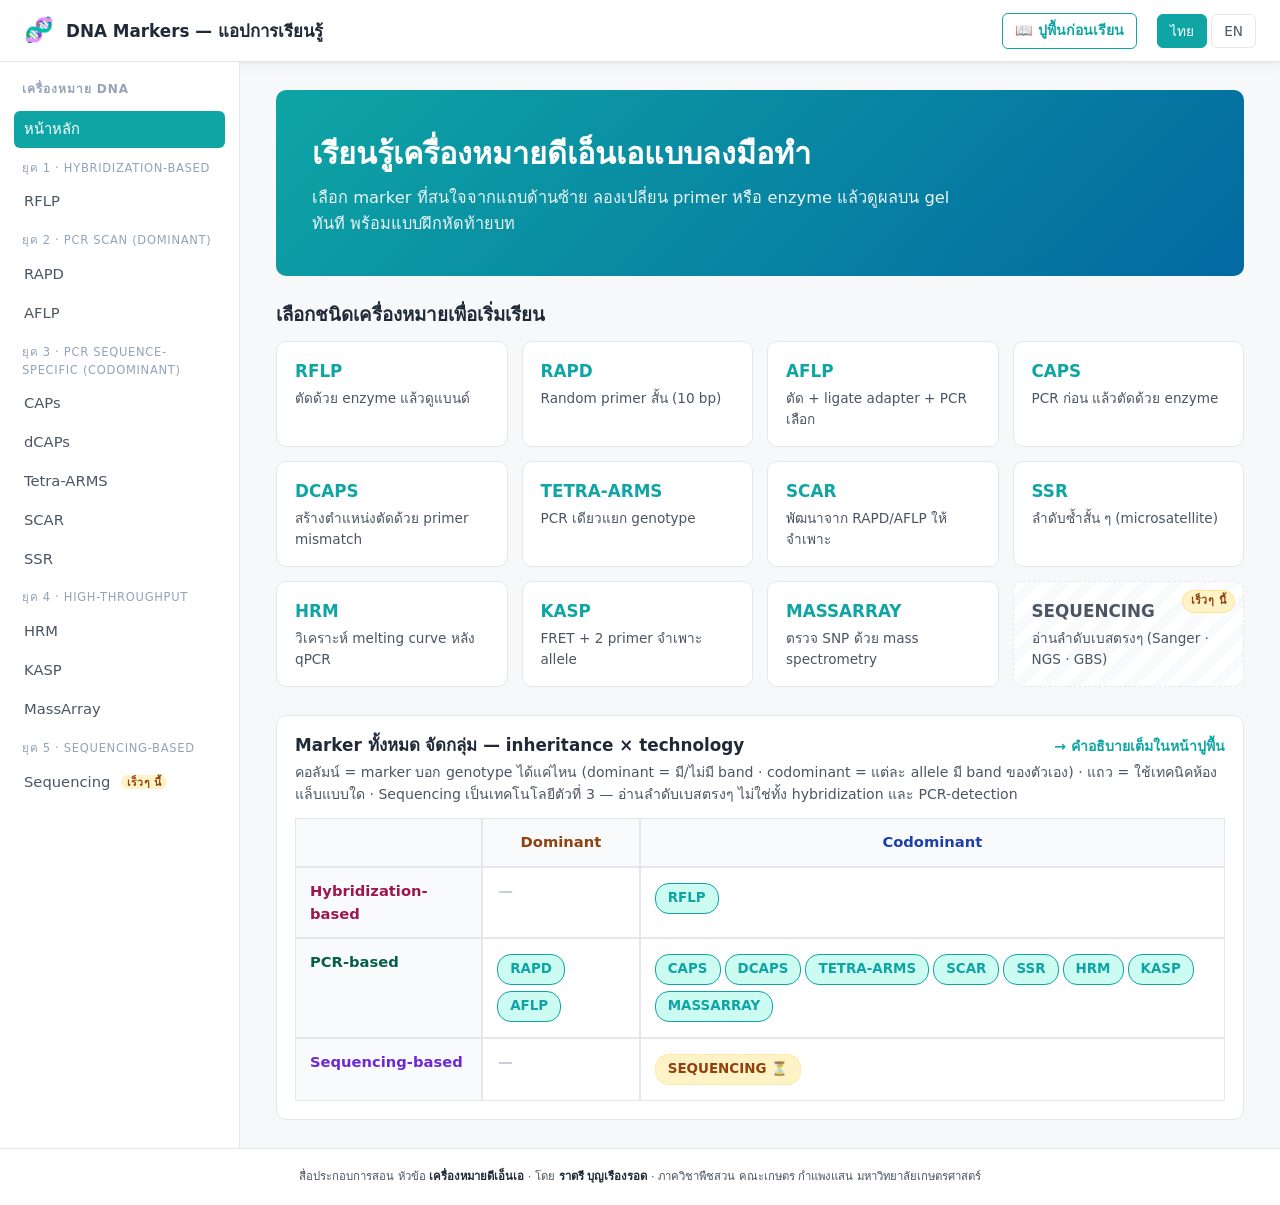
<file: index.html>
<!DOCTYPE html>
<html lang="th">
<head>
  <meta charset="UTF-8" />
  <meta name="viewport" content="width=device-width, initial-scale=1.0" />
  <title data-i18n="app.title">DNA Markers — แอปการเรียนรู้</title>
  <link rel="stylesheet" href="css/styles.css" />
</head>
<body>
  <header class="topbar">
    <div class="brand">
      <span class="logo">🧬</span>
      <h1 data-i18n="app.title">DNA Markers — แอปการเรียนรู้</h1>
    </div>
    <div class="topbar-actions">
      <a href="foundation.html" class="topbar-link" data-i18n="app.gotoFoundation">📖 ปูพื้นก่อนเรียน</a>
      <nav class="lang-toggle" aria-label="Language">
        <button class="lang-btn" data-lang="th" aria-pressed="true">ไทย</button>
        <button class="lang-btn" data-lang="en" aria-pressed="false">EN</button>
      </nav>
    </div>
  </header>

  <div class="layout">
    <aside class="sidebar" aria-label="Marker navigation">
      <h2 data-i18n="nav.markers">เครื่องหมาย DNA</h2>
      <ul id="marker-nav" class="marker-list">
        <li><a href="#home" data-route="home" data-i18n="nav.home">หน้าหลัก</a></li>
        <li class="group" data-i18n="nav.group.gen1">ยุค 1 · Hybridization-based</li>
        <li><a href="#rflp" data-route="rflp">RFLP</a></li>
        <li class="group" data-i18n="nav.group.gen2">ยุค 2 · PCR scan (dominant)</li>
        <li><a href="#rapd" data-route="rapd">RAPD</a></li>
        <li><a href="#aflp" data-route="aflp">AFLP</a></li>
        <li class="group" data-i18n="nav.group.gen3">ยุค 3 · PCR sequence-specific (codominant)</li>
        <li><a href="#caps" data-route="caps">CAPs</a></li>
        <li><a href="#dcaps" data-route="dcaps">dCAPs</a></li>
        <li><a href="#tetra-arms" data-route="tetra-arms">Tetra-ARMS</a></li>
        <li><a href="#scar" data-route="scar">SCAR</a></li>
        <li><a href="#ssr" data-route="ssr">SSR</a></li>
        <li class="group" data-i18n="nav.group.gen4">ยุค 4 · High-throughput</li>
        <li><a href="#hrm" data-route="hrm">HRM</a></li>
        <li><a href="#kasp" data-route="kasp">KASP</a></li>
        <li><a href="#massarray" data-route="massarray">MassArray</a></li>
        <li class="group" data-i18n="nav.group.gen5">ยุค 5 · Sequencing-based</li>
        <li><a href="#sequencing" data-route="sequencing" class="nav-coming-soon">Sequencing <small data-i18n="nav.comingSoon">เร็วๆ นี้</small></a></li>
      </ul>
    </aside>

    <main id="content" class="content" tabindex="-1">
      <!-- Routed marker content is injected here -->
    </main>
  </div>

  <footer class="footer">
    <small data-i18n="footer.credit">สื่อการเรียนการสอน DNA marker • ใช้เพื่อการศึกษา</small>
  </footer>

  <script type="module" src="js/app.js"></script>
</body>
</html>
</file>
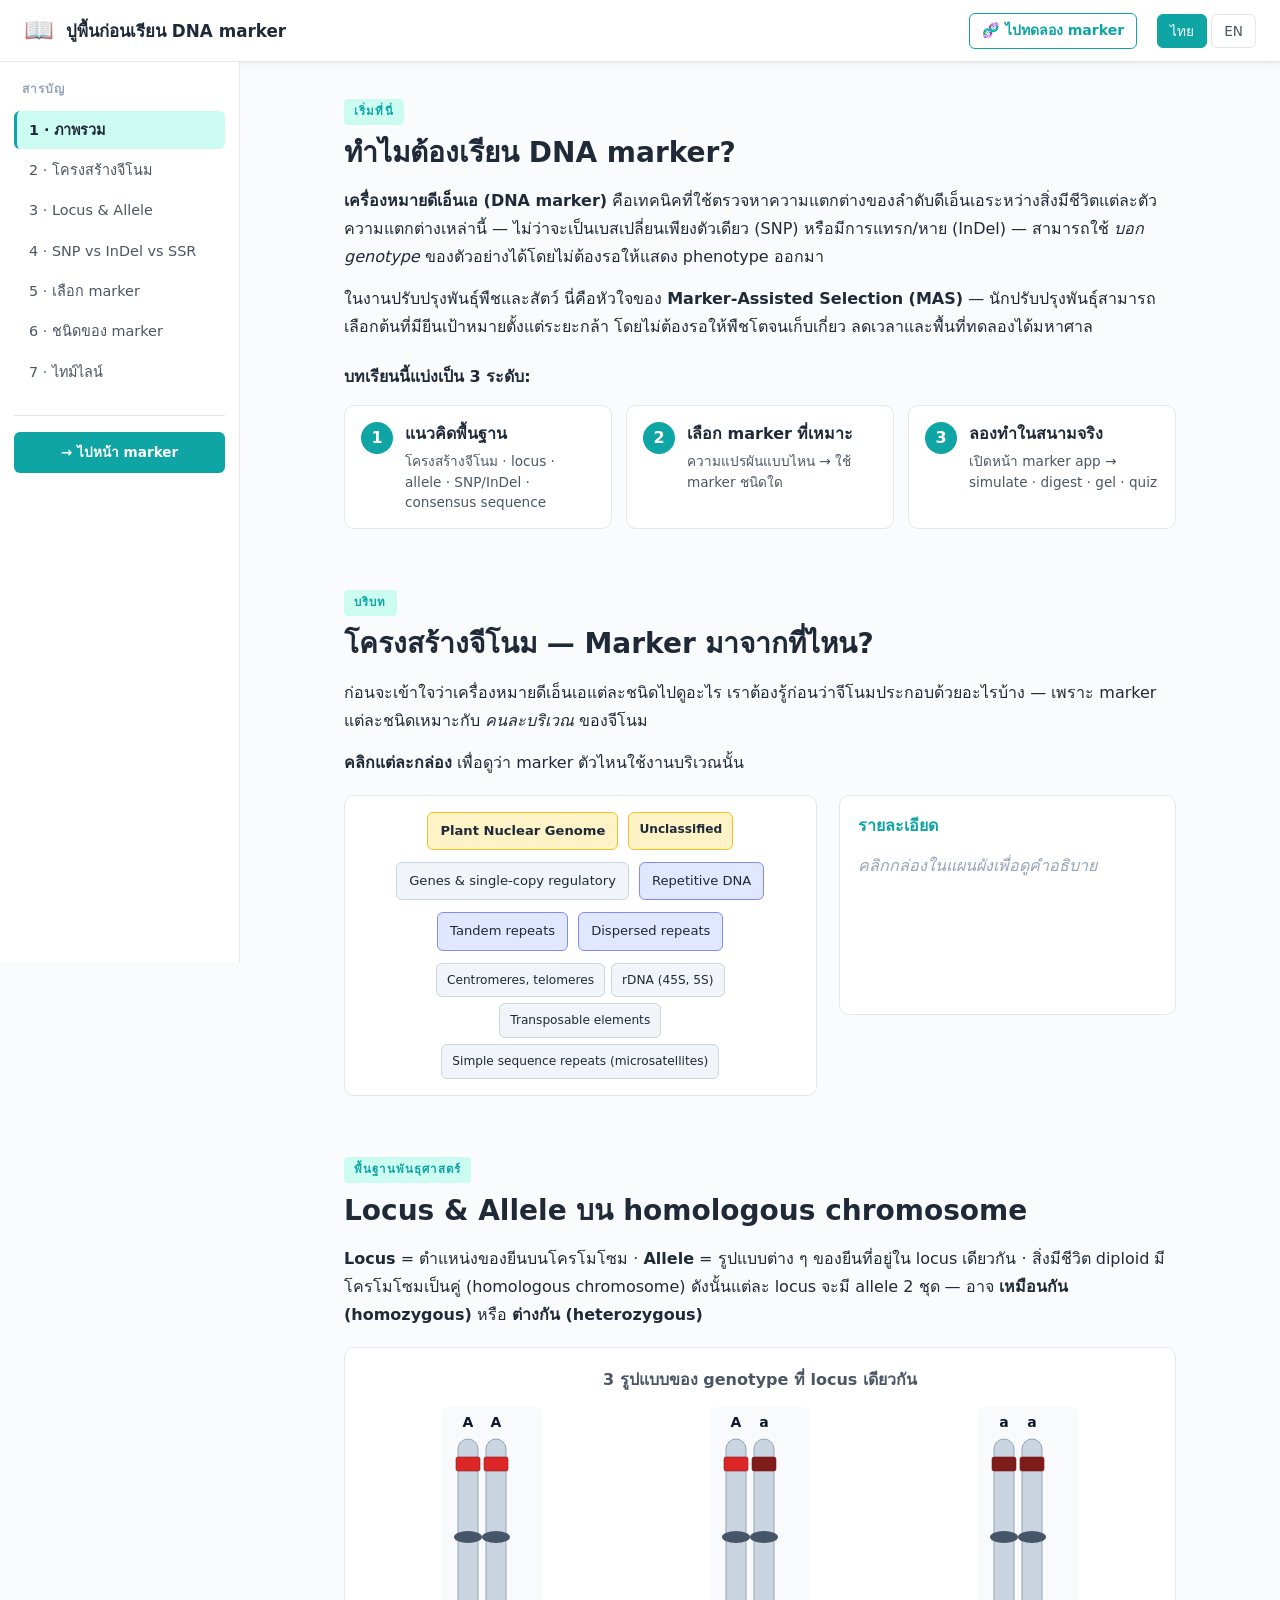
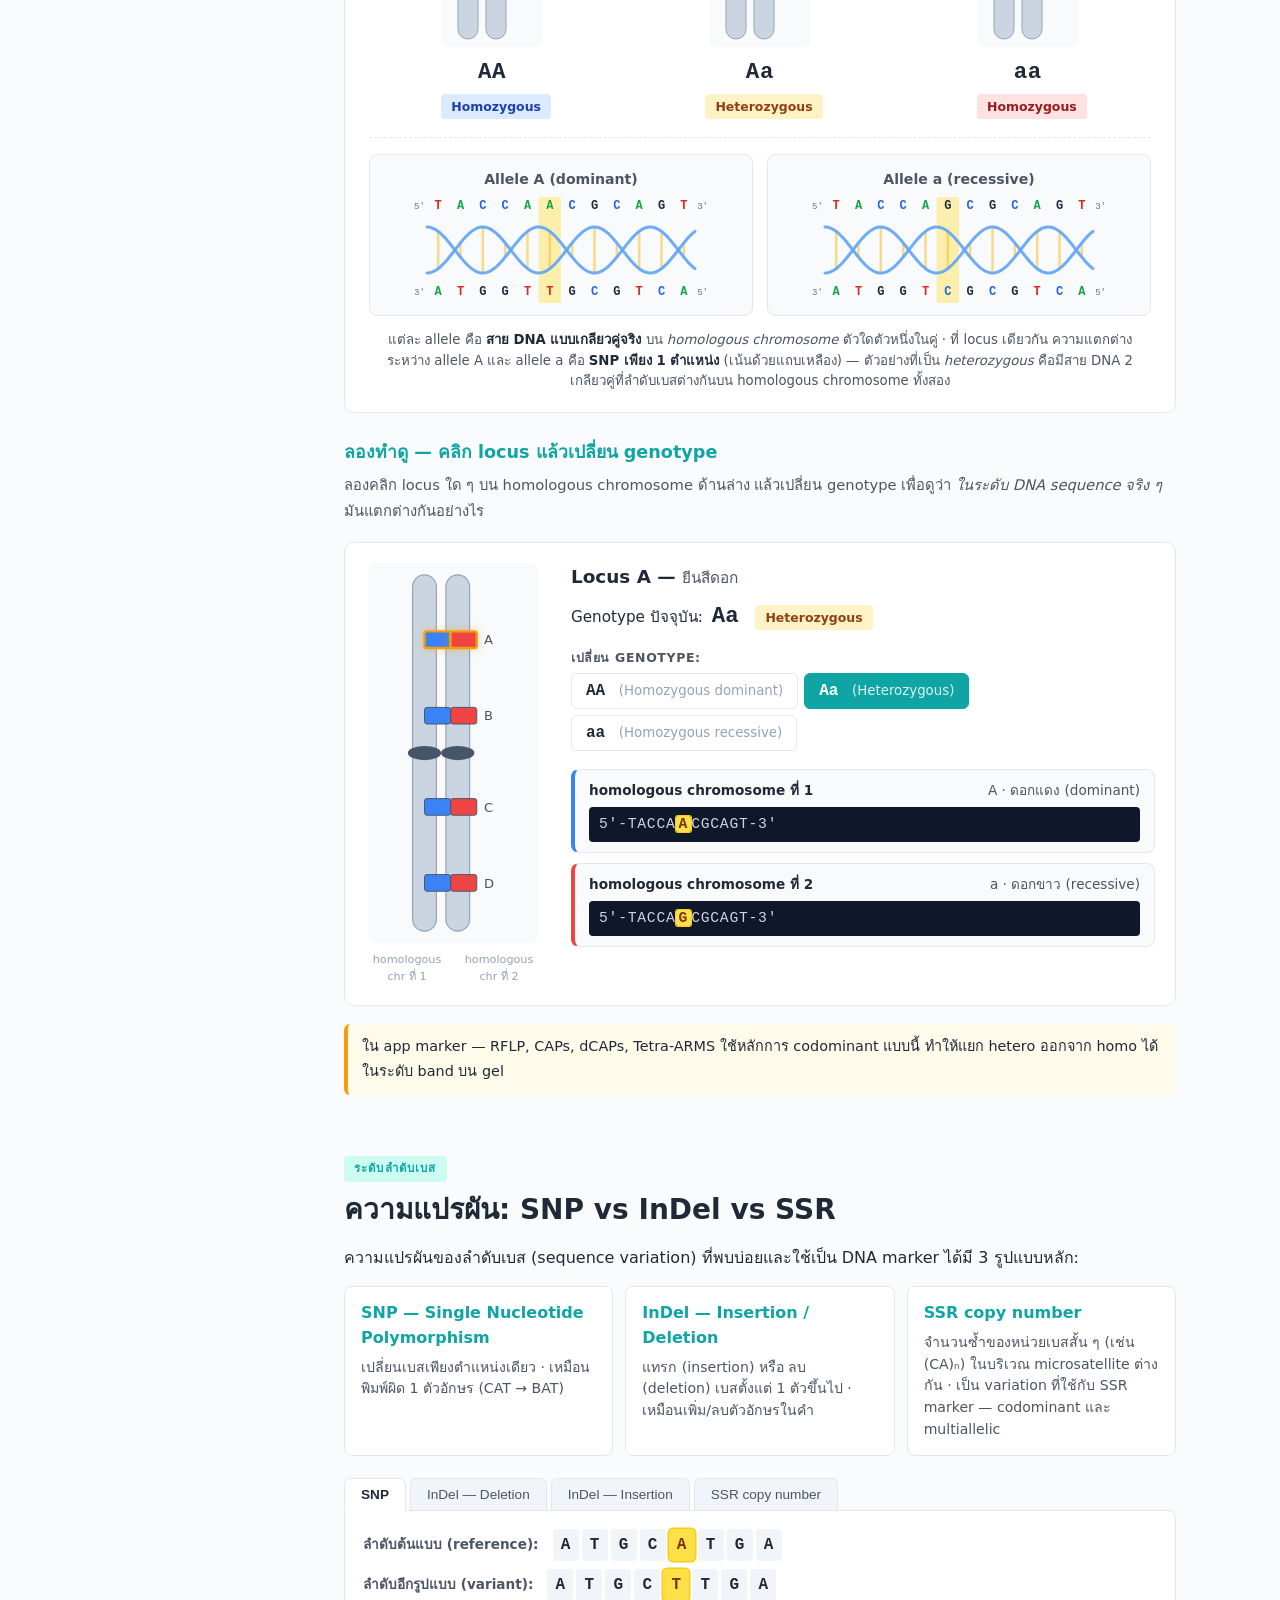
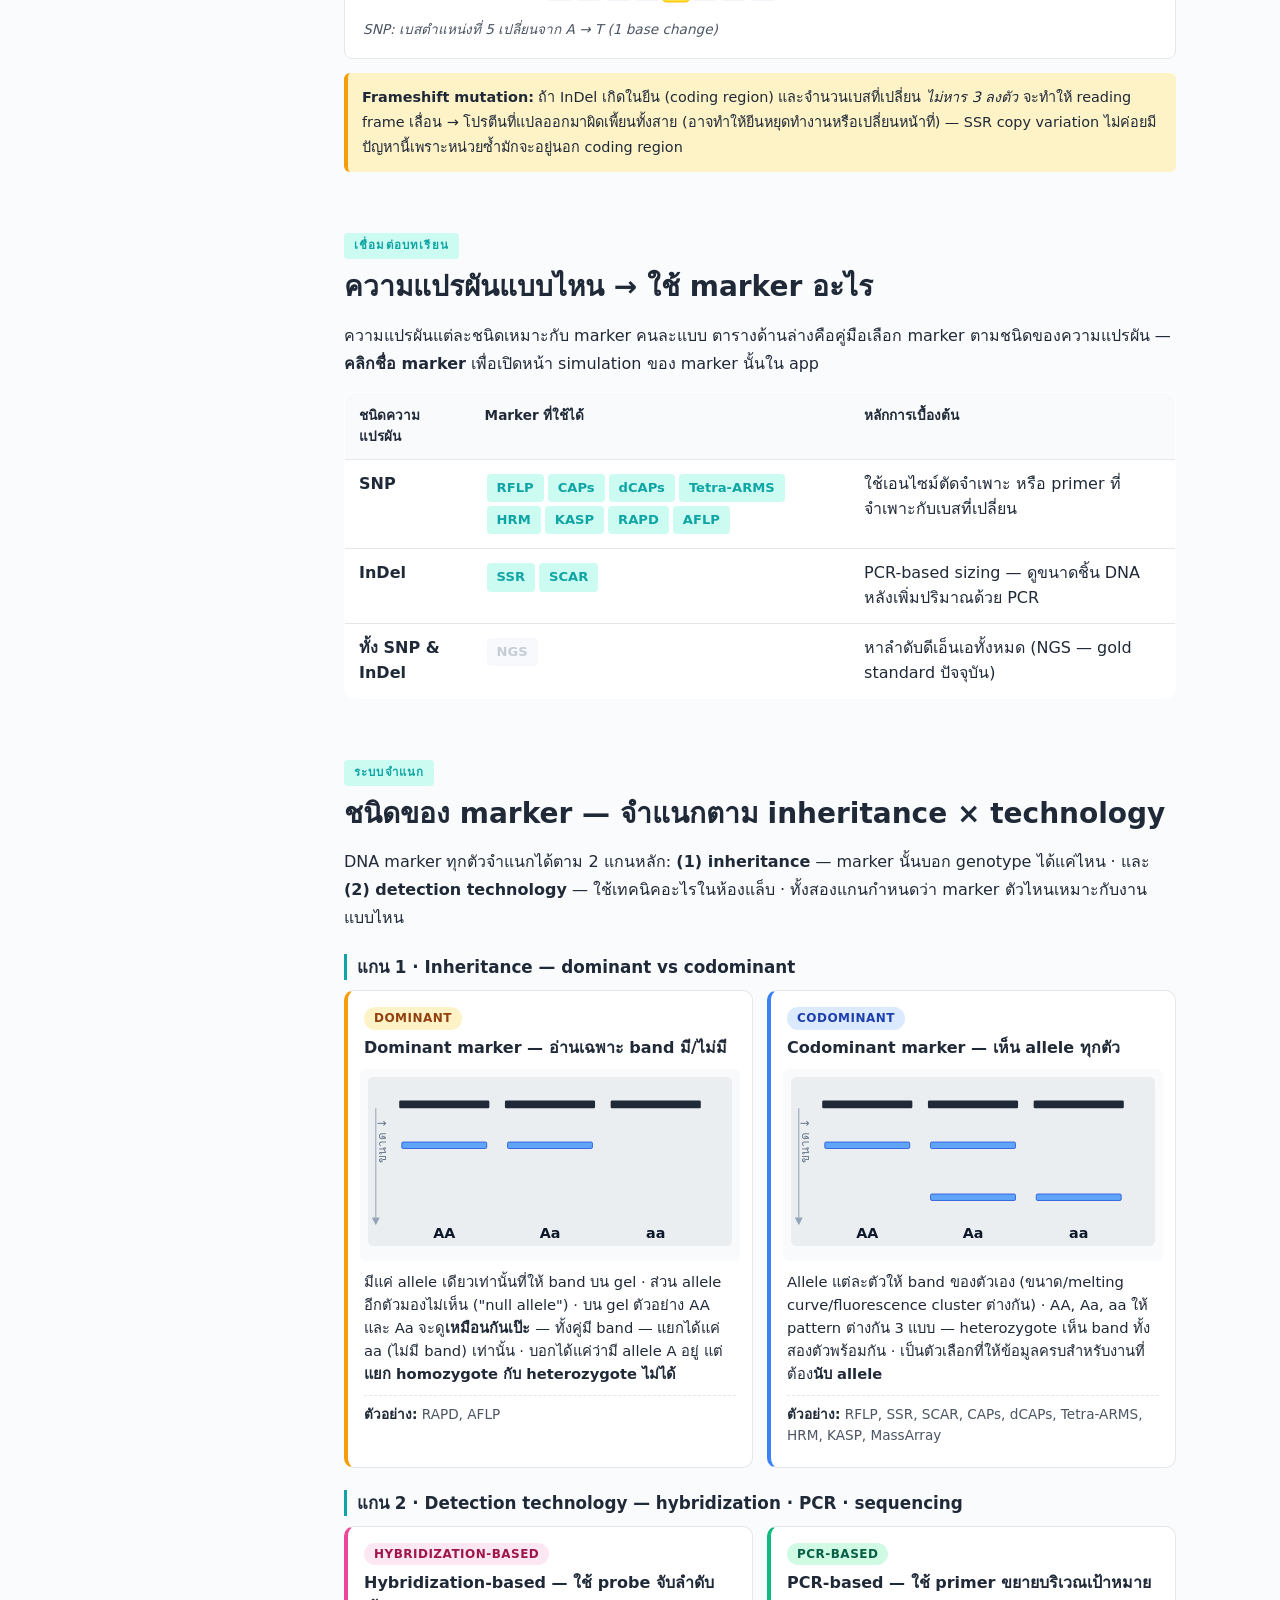
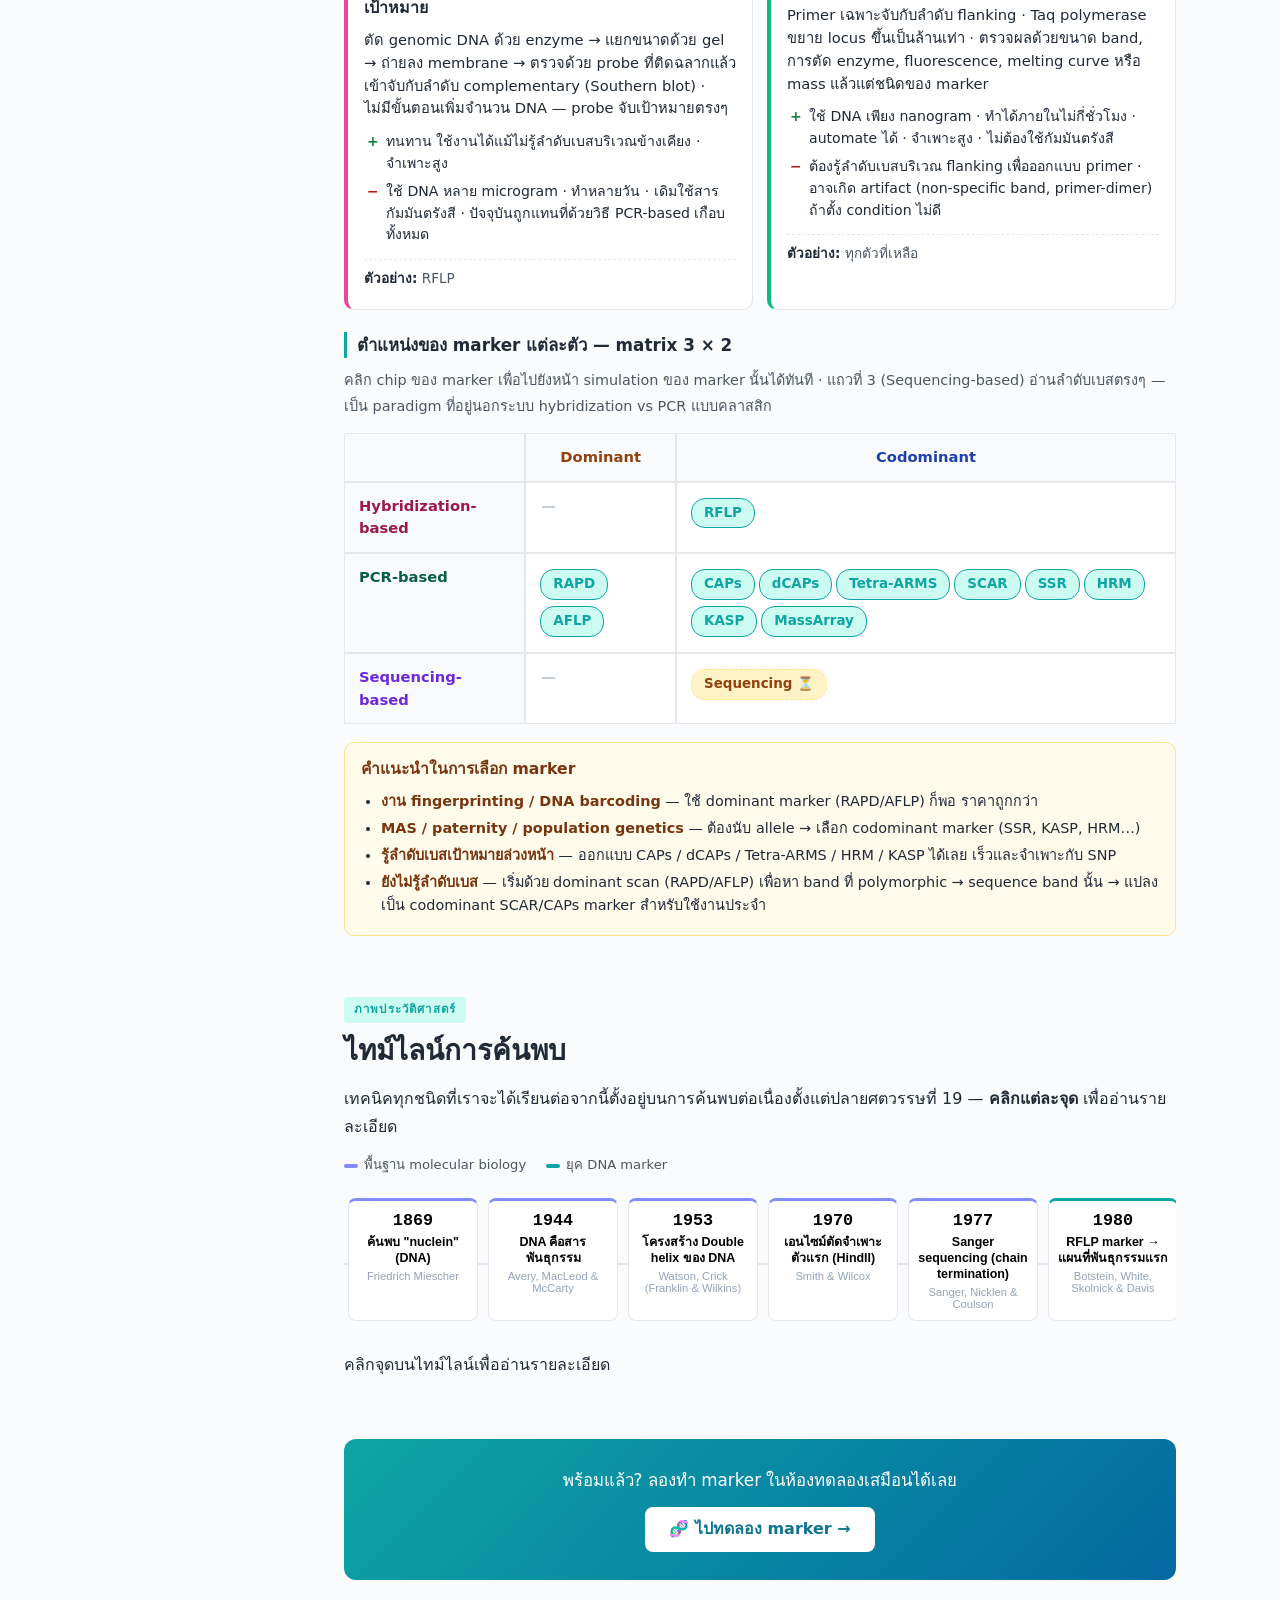
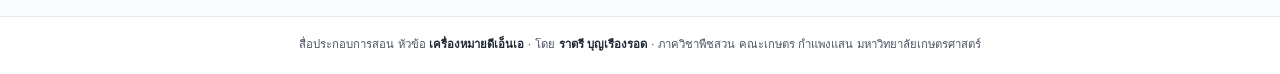
<file: foundation.html>
<!DOCTYPE html>
<html lang="th">
<head>
  <meta charset="UTF-8" />
  <meta name="viewport" content="width=device-width, initial-scale=1.0" />
  <title data-i18n="foundation.title">ปูพื้นก่อนเรียน DNA marker</title>
  <link rel="stylesheet" href="css/styles.css" />
</head>
<body class="foundation-body">
  <header class="topbar">
    <div class="brand">
      <span class="logo">📖</span>
      <h1 data-i18n="foundation.title">ปูพื้นก่อนเรียน DNA marker</h1>
    </div>
    <div class="topbar-actions">
      <a href="index.html" class="topbar-link" data-i18n="foundation.nav.gotoMarkers">
        🧬 ไปทดลอง marker
      </a>
      <nav class="lang-toggle" aria-label="Language">
        <button class="lang-btn" data-lang="th" aria-pressed="true">ไทย</button>
        <button class="lang-btn" data-lang="en" aria-pressed="false">EN</button>
      </nav>
    </div>
  </header>

  <div class="layout">
    <aside class="sidebar toc-sidebar" aria-label="Table of contents">
      <h2 data-i18n="foundation.toc.title">สารบัญ</h2>
      <ul id="foundation-toc" class="toc-list">
        <li><a href="#overview" data-i18n="foundation.toc.overview">1 · ภาพรวม</a></li>
        <li><a href="#genome" data-i18n="foundation.toc.genome">2 · โครงสร้างจีโนม</a></li>
        <li><a href="#locus" data-i18n="foundation.toc.locus">3 · Locus & Allele</a></li>
        <li><a href="#variation" data-i18n="foundation.toc.variation">4 · SNP vs InDel vs SSR</a></li>
        <li><a href="#markers-map" data-i18n="foundation.toc.markersMap">5 · เลือก marker</a></li>
        <li><a href="#marker-types" data-i18n="foundation.toc.markerTypes">6 · ชนิดของ marker</a></li>
        <li><a href="#timeline" data-i18n="foundation.toc.timeline">7 · ไทม์ไลน์</a></li>
      </ul>
      <div class="toc-footer">
        <a href="index.html" class="toc-cta" data-i18n="foundation.nav.gotoMarkersShort">
          → ไปหน้า marker
        </a>
      </div>
    </aside>

    <main class="content foundation-content" id="content" tabindex="-1">

      <!-- ─── 1. Overview ────────────────────────────────── -->
      <section id="overview" class="found-section">
        <span class="section-eyebrow" data-i18n="foundation.section1.eyebrow">เริ่มที่นี่</span>
        <h2 data-i18n="foundation.section1.heading">ทำไมต้องเรียน DNA marker?</h2>
        <div id="overview-body"></div>
      </section>

      <!-- ─── 2. Genome structure ────────────────────────── -->
      <section id="genome" class="found-section">
        <span class="section-eyebrow" data-i18n="foundation.section2.eyebrow">บริบท</span>
        <h2 data-i18n="foundation.section2.heading">โครงสร้างจีโนม — Marker มาจากที่ไหน?</h2>
        <div id="genome-body"></div>
      </section>

      <!-- ─── 3. Locus & Allele ──────────────────────────── -->
      <section id="locus" class="found-section">
        <span class="section-eyebrow" data-i18n="foundation.section3.eyebrow">พื้นฐานพันธุศาสตร์</span>
        <h2 data-i18n="foundation.section3.heading">Locus &amp; Allele บน homologous chromosome</h2>
        <div id="locus-body"></div>
      </section>

      <!-- ─── 4. SNP vs InDel ────────────────────────────── -->
      <section id="variation" class="found-section">
        <span class="section-eyebrow" data-i18n="foundation.section4.eyebrow">ระดับลำดับเบส</span>
        <h2 data-i18n="foundation.section4.heading">ความแปรผัน: SNP vs InDel</h2>
        <div id="variation-body"></div>
      </section>

      <!-- ─── 5. Variation → Marker ──────────────────────── -->
      <section id="markers-map" class="found-section">
        <span class="section-eyebrow" data-i18n="foundation.section6.eyebrow">เชื่อมต่อบทเรียน</span>
        <h2 data-i18n="foundation.section6.heading">ความแปรผันแบบไหน → ใช้ marker อะไร</h2>
        <div id="markers-map-body"></div>
      </section>

      <!-- ─── 6. Marker types (classification) ───────────── -->
      <section id="marker-types" class="found-section">
        <span class="section-eyebrow" data-i18n="foundation.markerTypes.eyebrow">ระบบจำแนก</span>
        <h2 data-i18n="foundation.markerTypes.heading">ชนิดของ marker — จำแนกตาม inheritance × technology</h2>
        <div id="marker-types-body"></div>
      </section>

      <!-- ─── 7. Timeline ────────────────────────────────── -->
      <section id="timeline" class="found-section">
        <span class="section-eyebrow" data-i18n="foundation.section7.eyebrow">ภาพประวัติศาสตร์</span>
        <h2 data-i18n="foundation.section7.heading">ไทม์ไลน์การค้นพบ</h2>
        <div id="timeline-body"></div>
      </section>

      <div class="foundation-end-cta">
        <p data-i18n="foundation.endCta.text">พร้อมแล้ว? ลองทำ marker ในห้องทดลองเสมือนได้เลย</p>
        <a href="index.html" class="primary-link" data-i18n="foundation.endCta.button">🧬 ไปทดลอง marker →</a>
      </div>
    </main>
  </div>

  <footer class="footer">
    <small data-i18n="footer.credit">สื่อการเรียนการสอน DNA marker • ใช้เพื่อการศึกษา</small>
  </footer>

  <!-- Glossary tooltip (single shared element) -->
  <div id="glossary-tooltip" class="glossary-tooltip" role="tooltip" aria-hidden="true"></div>

  <script type="module" src="js/foundation.js"></script>
</body>
</html>
</file>
<file: css/styles.css>
:root {
  --bg: #f7f8fa;
  --surface: #ffffff;
  --ink: #1f2937;
  --ink-soft: #4b5563;
  --muted: #94a3b8;
  --line: #e5e7eb;
  --accent: #0ea5a4;
  --accent-soft: #ccfbf1;
  --warn: #f59e0b;
  --danger: #ef4444;
  --ok: #16a34a;
  --shadow: 0 1px 2px rgba(15,23,42,0.05), 0 4px 12px rgba(15,23,42,0.04);
  --radius: 10px;
  --gel-bg: #1e293b;
  --gel-band: #d1fae5;
  --font-sans: "Inter", "Sarabun", "Noto Sans Thai", -apple-system, "Segoe UI", system-ui, sans-serif;
  --font-mono: "JetBrains Mono", "Cascadia Code", Consolas, ui-monospace, monospace;
}

* { box-sizing: border-box; }

html, body {
  margin: 0;
  padding: 0;
  background: var(--bg);
  color: var(--ink);
  font-family: var(--font-sans);
  line-height: 1.55;
}

body {
  min-height: 100vh;
  display: flex;
  flex-direction: column;
}

/* ─── Top bar ────────────────────────────────────────────── */
.topbar {
  display: flex;
  align-items: center;
  justify-content: space-between;
  padding: 12px 24px;
  background: var(--surface);
  border-bottom: 1px solid var(--line);
  box-shadow: var(--shadow);
}

.brand { display: flex; align-items: center; gap: 12px; }
.brand h1 { font-size: 1.05rem; margin: 0; font-weight: 600; }
.logo { font-size: 1.5rem; }

.lang-toggle { display: inline-flex; gap: 4px; }
.lang-btn {
  border: 1px solid var(--line);
  background: var(--surface);
  color: var(--ink-soft);
  padding: 5px 12px;
  border-radius: 6px;
  cursor: pointer;
  font-family: inherit;
  font-size: 0.85rem;
  transition: all 0.15s;
}
.lang-btn[aria-pressed="true"] {
  background: var(--accent);
  color: white;
  border-color: var(--accent);
}
.lang-btn:hover:not([aria-pressed="true"]) { background: var(--accent-soft); }

/* ─── Layout ─────────────────────────────────────────────── */
.layout {
  display: grid;
  grid-template-columns: 240px 1fr;
  flex: 1;
  min-height: 0;
}

.sidebar {
  background: var(--surface);
  border-right: 1px solid var(--line);
  padding: 18px 14px;
  overflow-y: auto;
}
.sidebar h2 {
  font-size: 0.75rem;
  letter-spacing: 0.08em;
  text-transform: uppercase;
  color: var(--muted);
  margin: 0 0 12px 8px;
}
.marker-list {
  list-style: none;
  padding: 0;
  margin: 0;
  display: flex;
  flex-direction: column;
  gap: 2px;
}
.marker-list .group {
  font-size: 0.72rem;
  text-transform: uppercase;
  letter-spacing: 0.06em;
  color: var(--muted);
  margin: 10px 8px 4px;
  pointer-events: none;
}
.marker-list a {
  display: block;
  padding: 7px 10px;
  border-radius: 6px;
  color: var(--ink-soft);
  text-decoration: none;
  font-size: 0.92rem;
  font-weight: 500;
}
.marker-list a:hover { background: var(--accent-soft); color: var(--ink); }
.marker-list a.active {
  background: var(--accent);
  color: white;
}

.content {
  padding: 28px 36px;
  max-width: 1100px;
  width: 100%;
  margin: 0 auto;
  outline: none;
}

/* ─── Marker page ───────────────────────────────────────── */
.marker-page header h2 {
  margin: 0 0 4px;
  font-size: 1.8rem;
  font-weight: 700;
}
.marker-page header .subtitle {
  color: var(--ink-soft);
  margin: 0 0 24px;
}

.section {
  background: var(--surface);
  border: 1px solid var(--line);
  border-radius: var(--radius);
  padding: 20px 24px;
  margin-bottom: 20px;
  box-shadow: var(--shadow);
}
.section h3 {
  margin: 0 0 12px;
  font-size: 1.15rem;
  display: flex;
  align-items: center;
  gap: 8px;
}
.section h3 .step {
  display: inline-flex;
  align-items: center;
  justify-content: center;
  width: 24px;
  height: 24px;
  border-radius: 50%;
  background: var(--accent);
  color: white;
  font-size: 0.8rem;
  font-weight: 700;
}

/* ─── Controls ──────────────────────────────────────────── */
.controls {
  display: flex;
  flex-wrap: wrap;
  gap: 12px;
  align-items: end;
  margin-bottom: 16px;
}
.control { display: flex; flex-direction: column; gap: 4px; }
.control label {
  font-size: 0.78rem;
  text-transform: uppercase;
  letter-spacing: 0.05em;
  color: var(--muted);
}
.control select, .control input[type="text"] {
  padding: 7px 10px;
  border: 1px solid var(--line);
  border-radius: 6px;
  font-family: var(--font-mono);
  font-size: 0.9rem;
  background: var(--surface);
}

button.primary {
  background: var(--accent);
  color: white;
  border: none;
  padding: 8px 16px;
  border-radius: 6px;
  cursor: pointer;
  font-size: 0.9rem;
  font-weight: 600;
}
button.primary:hover { background: #0d9488; }

button.ghost {
  background: transparent;
  color: var(--accent);
  border: 1px solid var(--accent);
  padding: 7px 14px;
  border-radius: 6px;
  cursor: pointer;
  font-size: 0.88rem;
}

/* ─── Sequence display ──────────────────────────────────── */
.seq-block {
  background: #0f172a;
  color: #cbd5e1;
  font-family: var(--font-mono);
  font-size: 0.82rem;
  padding: 12px 14px;
  border-radius: 8px;
  overflow-x: auto;
  white-space: nowrap;
  letter-spacing: 0.05em;
}
.seq-block .site { background: rgba(245,158,11,0.35); color: #fde68a; padding: 1px 0; }
.seq-block .site-cut { background: rgba(239,68,68,0.45); color: #fecaca; }

.allele-card {
  border: 1px solid var(--line);
  border-radius: 8px;
  padding: 12px 14px;
  margin-bottom: 10px;
}
.allele-card h4 {
  margin: 0 0 8px;
  font-size: 0.95rem;
  display: flex;
  justify-content: space-between;
  align-items: center;
}
.allele-card .fragments {
  font-size: 0.82rem;
  color: var(--ink-soft);
  margin-top: 6px;
  font-family: var(--font-mono);
}

/* ─── Gel visualization ─────────────────────────────────── */
.gel {
  background: var(--gel-bg);
  border-radius: 8px;
  padding: 14px;
  position: relative;
  overflow: hidden;
}

/* Membrane / Southern-blot theme: NBT-BCIP-like colorimetric look.
   Light cream background; bands appear as dark purple precipitate. */
.gel.gel-membrane {
  background:
    repeating-linear-gradient(
      0deg,
      #f5f0e6 0px, #f5f0e6 2px,
      #f0eadc 2px, #f0eadc 3px
    );
  border: 1px solid #d6cdb5;
  box-shadow: inset 0 0 18px rgba(120, 100, 60, 0.08);
}
.gel.gel-membrane .gel-lane {
  background: rgba(255, 255, 255, 0.35);
  border: 1px solid rgba(120, 100, 60, 0.18);
}
.gel.gel-membrane .gel-band {
  background: #2e1065;          /* dark indigo precipitate */
  box-shadow: 0 0 4px rgba(46, 16, 101, 0.55);
  height: 5px;
  border-radius: 2px;
}
.gel.gel-membrane .gel-ladder {
  border-right: 1px dashed rgba(120, 100, 60, 0.45);
}
.gel.gel-membrane .gel-ladder .ladder-mark {
  color: #6b5b3a;
}
.gel.gel-membrane .gel-ladder .ladder-tick {
  background: #8a7449;
}
.gel.gel-membrane .lane-label {
  color: #5b4a26;
}
.gel-lanes {
  display: flex;
  align-items: end;
  gap: 18px;
  justify-content: center;
  height: 320px;
  position: relative;
}
.gel-lane {
  flex: 0 0 60px;
  background: rgba(15,23,42,0.6);
  border: 1px solid rgba(148,163,184,0.2);
  border-radius: 4px;
  height: 100%;
  position: relative;
}
.gel-lane .lane-label {
  position: absolute;
  bottom: -22px;
  left: 0;
  right: 0;
  text-align: center;
  font-size: 0.75rem;
  color: #cbd5e1;
}
.gel-band {
  position: absolute;
  left: 4px;
  right: 4px;
  height: 4px;
  background: var(--gel-band);
  border-radius: 2px;
  box-shadow: 0 0 6px rgba(209,250,229,0.6);
}
.gel-ladder {
  flex: 0 0 50px;
  border-right: 1px dashed rgba(148,163,184,0.4);
  height: 100%;
  position: relative;
}
.gel-ladder .ladder-mark {
  position: absolute;
  right: 4px;
  font-size: 0.7rem;
  color: #94a3b8;
  font-family: var(--font-mono);
  transform: translateY(-50%);
}
.gel-ladder .ladder-tick {
  position: absolute;
  left: 0;
  width: 6px;
  height: 1px;
  background: #94a3b8;
}

/* ─── Allele rows (per-allele digest summary) ───────────── */
.allele-desc {
  margin: 4px 0 10px;
  color: var(--ink-soft);
  font-size: 0.9rem;
}
.allele-row {
  display: flex;
  align-items: center;
  gap: 10px;
  flex-wrap: wrap;
  font-size: 0.85rem;
  padding: 5px 0;
  border-top: 1px dashed var(--line);
}
.allele-row:first-of-type { border-top: none; }
.allele-tag {
  display: inline-block;
  padding: 2px 8px;
  border-radius: 4px;
  font-weight: 600;
  font-size: 0.78rem;
  letter-spacing: 0.02em;
  flex-shrink: 0;
  min-width: 75px;
  text-align: center;
}
.allele-tag.allele-A { background: #dbeafe; color: #1e40af; }
.allele-tag.allele-a { background: #fee2e2; color: #991b1b; }
.allele-cuts { font-family: var(--font-mono); color: var(--ink); }
.allele-probe { color: var(--accent); font-size: 0.82rem; }
.allele-probe strong { color: var(--ink); }

/* ─── Locus map (SVG schematic) ─────────────────────────── */
.locus-map {
  background: #f8fafc;
  border: 1px solid var(--line);
  border-radius: 8px;
  padding: 12px 16px;
  margin: 8px 0;
}
.locus-legend {
  display: flex;
  flex-wrap: wrap;
  gap: 16px;
  margin-top: 6px;
  font-size: 0.78rem;
  color: var(--ink-soft);
}
.locus-legend .dot {
  display: inline-block;
  width: 12px;
  height: 12px;
  border-radius: 2px;
  margin-right: 4px;
  vertical-align: middle;
}
.locus-legend .dot.orange { background: #f59e0b; }
.locus-legend .dot.red {
  background: transparent;
  border: 2px dashed #ef4444;
  border-radius: 0;
  width: 12px;
  height: 0;
  margin-top: 5px;
}
.locus-legend .dot.teal { background: rgba(14,165,164,0.35); border: 1px solid #0ea5a4; }
.locus-legend .dot.blue { background: #3b82f6; }
.locus-legend .dot.purple { background: #a855f7; }

/* ─── AFLP page extras ──────────────────────────────────── */
.aflp-workflow {
  display: flex;
  align-items: center;
  gap: 6px;
  margin: 14px 0;
  flex-wrap: wrap;
  padding: 10px 14px;
  background: var(--surface);
  border: 1px solid var(--line);
  border-radius: 8px;
}
.aflp-step { display: flex; flex-direction: column; align-items: center; gap: 4px; padding: 4px 8px; }
.aflp-step-icon { font-size: 1.4rem; }
.aflp-step-label { font-size: 0.74rem; color: var(--ink-soft); text-align: center; max-width: 90px; line-height: 1.3; }
.aflp-arrow { color: var(--accent); font-size: 1.2rem; font-weight: 700; }

.aflp-legend {
  display: flex;
  gap: 18px;
  margin: 8px 0;
  font-size: 0.82rem;
  color: var(--ink-soft);
}
.aflp-band-dot {
  display: inline-block;
  width: 18px;
  height: 4px;
  border-radius: 2px;
  margin-right: 6px;
  vertical-align: middle;
}
.aflp-band-dot.mono { background: #d1fae5; }
.aflp-band-dot.poly { background: #f59e0b; box-shadow: 0 0 4px rgba(245,158,11,0.6); }

.aflp-info { display: flex; flex-direction: column; gap: 6px; }
.aflp-sample {
  padding: 8px 12px;
  background: var(--surface);
  border: 1px solid var(--line);
  border-radius: 6px;
  font-size: 0.84rem;
}
.aflp-sample strong { color: var(--ink); margin-right: 8px; }

/* ─── AFLP interactive walkthrough ──────────────────────── */
.aflp-interactive {
  margin-top: 18px;
  background: var(--surface);
  border: 1.5px solid var(--accent);
  border-radius: 10px;
  padding: 16px 18px;
}
.aflp-int-title {
  margin: 0 0 4px;
  color: var(--accent);
  font-size: 1.05rem;
}
.aflp-int-help { margin: 0 0 12px; font-size: 0.85rem; color: var(--ink-soft); }
.aflp-int-tabs { display: flex; gap: 4px; flex-wrap: wrap; margin-bottom: 0; }
.aflp-int-tab {
  border: 1px solid var(--line);
  border-bottom: none;
  background: #f1f5f9;
  color: var(--ink-soft);
  padding: 8px 14px;
  border-radius: 6px 6px 0 0;
  cursor: pointer;
  font-size: 0.84rem;
  font-weight: 500;
  flex: 1;
  min-width: 140px;
  text-align: center;
}
.aflp-int-tab:hover { background: var(--accent-soft); color: var(--ink); }
.aflp-int-tab.active {
  background: var(--surface);
  color: var(--ink);
  font-weight: 700;
  border-bottom: 1px solid var(--surface);
  margin-bottom: -1px;
  border-color: var(--accent);
}
.aflp-int-panel {
  background: var(--surface);
  border: 1px solid var(--accent);
  border-radius: 0 8px 8px 8px;
  padding: 18px;
}
.aflp-int-step-title { margin: 0 0 8px; font-size: 1rem; color: var(--ink); }
.aflp-int-step-desc { margin: 0 0 12px; font-size: 0.92rem; line-height: 1.6; }
.aflp-int-step-desc .e-end { color: #92400e; font-weight: 700; background: rgba(245,158,11,0.18); padding: 1px 4px; border-radius: 3px; }
.aflp-int-step-desc .m-end { color: #1e3a8a; font-weight: 700; background: rgba(59,130,246,0.18); padding: 1px 4px; border-radius: 3px; }
.aflp-int-svg {
  background: linear-gradient(to bottom, #ffffff 0%, #fafbfc 100%);
  border: 1px solid var(--line);
  border-radius: 6px;
  margin: 10px 0;
}
.aflp-int-step-note {
  background: #fef3c7;
  border-left: 4px solid #f59e0b;
  padding: 10px 14px;
  border-radius: 4px;
  font-size: 0.88rem;
  margin: 12px 0;
  line-height: 1.55;
}
.aflp-int-controls { display: flex; justify-content: flex-end; }
.aflp-int-next {
  background: var(--accent);
  color: white;
  border: none;
  padding: 8px 18px;
  border-radius: 6px;
  cursor: pointer;
  font-size: 0.9rem;
  font-weight: 600;
}
.aflp-int-next:hover { background: #0d9488; }

/* ─── HRM page ──────────────────────────────────────────── */
.hrm-controls { display: flex; gap: 6px; flex-wrap: wrap; margin: 12px 0 0; }
.hrm-btn {
  border: 1.5px solid var(--line);
  background: var(--surface);
  color: var(--ink-soft);
  padding: 6px 14px;
  border-radius: 6px;
  cursor: pointer;
  font-size: 0.85rem;
  font-weight: 600;
}
.hrm-btn:hover { background: var(--accent-soft); color: var(--ink); }
.hrm-btn.active { background: var(--accent); color: white; border-color: var(--accent); }
.hrm-plot-wrap {
  background: var(--surface);
  border: 1px solid var(--line);
  border-radius: 10px;
  padding: 10px 16px 16px;
}
.hrm-svg { background: linear-gradient(to bottom, #ffffff 0%, #f8fafc 100%); border-radius: 6px; }
.hrm-legend { display: flex; gap: 16px; margin-top: 8px; font-size: 0.82rem; color: var(--ink-soft); flex-wrap: wrap; }
.hrm-legend-dot {
  display: inline-block;
  width: 18px;
  height: 4px;
  border-radius: 2px;
  margin-right: 6px;
  vertical-align: middle;
}
.hrm-range-caption {
  margin: 6px 0 4px;
  font-size: 0.82rem;
  color: var(--ink-soft);
  line-height: 1.5;
  font-style: italic;
}
.hrm-principle-fig,
.kasp-mech-fig,
.ma-sbe-fig {
  margin: 14px 0 4px;
  padding: 12px 16px 14px;
  background: var(--surface);
  border: 1px solid var(--line);
  border-radius: 10px;
}
.hrm-principle-cap,
.kasp-mech-cap,
.ma-sbe-cap {
  margin: 0 0 8px;
  font-size: 0.95rem;
  font-weight: 600;
  color: var(--ink);
  text-align: center;
}
.kasp-mech-note,
.ma-sbe-note {
  margin: 8px 0 0;
  font-size: 0.82rem;
  color: var(--ink-soft);
  line-height: 1.55;
  font-style: italic;
}
.hrm-snp-class-wrap { margin-top: 14px; }
.hrm-snp-class-title {
  margin: 0 0 6px;
  font-size: 0.92rem;
  color: var(--ink);
}
.hrm-snp-class {
  width: 100%;
  border-collapse: collapse;
  font-size: 0.86rem;
}
.hrm-snp-class th,
.hrm-snp-class td {
  padding: 6px 10px;
  border: 1px solid var(--line);
  text-align: left;
}
.hrm-snp-class thead th {
  background: var(--accent-soft);
  color: var(--ink);
  font-weight: 600;
}
.hrm-snp-class tbody td:first-child { text-align: center; font-weight: 600; width: 60px; }
.hrm-snp-class tbody td:nth-child(2) { width: 140px; font-family: var(--font-mono, monospace); }
.hrm-snp-easy { color: #15803d; font-weight: 600; font-size: 0.8rem; }
.hrm-snp-hard { color: #b91c1c; font-weight: 600; font-size: 0.8rem; }
.hrm-snp-class-note {
  margin: 8px 0 0;
  font-size: 0.82rem;
  color: var(--ink-soft);
  line-height: 1.5;
  font-style: italic;
}

/* ─── KASP page ─────────────────────────────────────────── */
.kasp-plot-wrap {
  background: var(--surface);
  border: 1px solid var(--line);
  border-radius: 10px;
  padding: 14px;
  display: flex;
  flex-direction: column;
  align-items: center;
}
.kasp-svg { background: linear-gradient(to bottom right, #ffffff 0%, #f8fafc 100%); border-radius: 6px; }
.kasp-legend { display: flex; gap: 16px; margin-top: 10px; font-size: 0.85rem; color: var(--ink-soft); flex-wrap: wrap; justify-content: center; }
.kasp-legend-dot {
  display: inline-block;
  width: 12px;
  height: 12px;
  border-radius: 50%;
  margin-right: 6px;
  vertical-align: middle;
}

/* ─── MassArray page ────────────────────────────────────── */
.ma-spectrum-wrap {
  background: #ffffff;
  border: 1px solid var(--line);
  border-radius: 6px;
  margin-top: 8px;
}
.ma-svg { background: linear-gradient(to bottom, #ffffff 0%, #fafbfc 100%); border-radius: 6px; }

/* ─── RAPD page extras ──────────────────────────────────── */
.rapd-primer-banner {
  display: flex;
  align-items: center;
  gap: 12px;
  background: #fef3c7;
  border: 1px solid #fbbf24;
  border-radius: 8px;
  padding: 10px 14px;
  margin: 12px 0;
}
.rapd-primer-label {
  font-size: 0.82rem;
  font-weight: 600;
  color: #78350f;
}
.rapd-primer-seq {
  font-family: var(--font-mono);
  background: #0f172a;
  color: #fde68a;
  padding: 4px 10px;
  border-radius: 4px;
  font-size: 0.88rem;
}
.rapd-combined {
  margin-top: 10px;
  padding: 8px 12px;
  background: var(--accent-soft);
  border-radius: 6px;
  font-size: 0.85rem;
  color: #0e7490;
}
.rapd-combined strong { color: #115e59; }

/* ─── dCAPs sequence walkthrough ────────────────────────── */
.dcaps-walkthrough {
  background: var(--surface);
  border: 1.5px solid var(--accent);
  border-radius: 10px;
  padding: 18px 20px;
  margin-top: 18px;
}
.dcaps-wt-title {
  margin: 0 0 16px;
  color: var(--accent);
  font-size: 1.05rem;
}
.dcaps-wt-step {
  display: flex;
  gap: 14px;
  margin-bottom: 18px;
  align-items: flex-start;
}
.dcaps-wt-step:last-child { margin-bottom: 0; }
.dcaps-wt-step-num {
  flex: 0 0 30px;
  width: 30px;
  height: 30px;
  border-radius: 50%;
  background: var(--accent);
  color: white;
  display: flex;
  align-items: center;
  justify-content: center;
  font-weight: 700;
  font-size: 0.95rem;
  margin-top: 4px;
}
.dcaps-wt-step-body { flex: 1; min-width: 0; }
.dcaps-wt-step-body h5 {
  margin: 0 0 8px;
  font-size: 0.92rem;
  color: var(--ink);
  font-weight: 600;
}
.dcaps-seq {
  display: block;
  background: #0f172a;
  color: #cbd5e1;
  padding: 10px 14px;
  border-radius: 6px;
  font-family: var(--font-mono);
  font-size: 0.86rem;
  line-height: 1.85;
  overflow-x: auto;
  margin: 0 0 8px;
  letter-spacing: 0.05em;
  white-space: pre;
}
.dcaps-seq .seq-label {
  display: inline-block;
  width: 110px;
  color: #94a3b8;
  font-size: 0.78rem;
  font-family: var(--font-sans);
}
.dcaps-seq u {
  text-decoration-color: #94a3b8;
  color: #cbd5e1;
}
.snp-base {
  background: #fde047;
  color: #78350f;
  padding: 1px 4px;
  border-radius: 3px;
  font-weight: 700;
  box-shadow: 0 0 0 1px #facc15;
}
.mismatch-base {
  background: #f87171;
  color: white;
  padding: 1px 4px;
  border-radius: 3px;
  font-weight: 700;
  box-shadow: 0 0 0 1px #dc2626;
}
.restriction-site {
  background: rgba(34,197,94,0.28);
  border-bottom: 2px solid #16a34a;
  padding: 1px 2px;
  border-radius: 2px;
}
.cut-mark {
  color: #f97316;
  font-weight: 700;
  font-size: 1.05rem;
  margin: 0 2px;
}
.result-good {
  display: inline-block;
  background: #166534;
  color: #dcfce7;
  padding: 3px 10px;
  border-radius: 4px;
  font-size: 0.76rem;
  font-weight: 600;
  font-family: var(--font-sans);
  margin-left: 8px;
}
.result-bad {
  display: inline-block;
  background: #991b1b;
  color: #fee2e2;
  padding: 3px 10px;
  border-radius: 4px;
  font-size: 0.76rem;
  font-weight: 600;
  font-family: var(--font-sans);
  margin-left: 8px;
}
.dcaps-wt-note {
  margin: 8px 0 0;
  font-size: 0.84rem;
  color: var(--ink-soft);
  background: #fef3c7;
  padding: 8px 12px;
  border-radius: 6px;
  border-left: 3px solid #f59e0b;
  line-height: 1.55;
}
.dcaps-wt-note code {
  background: #fbbf24;
  color: #78350f;
  padding: 1px 5px;
  border-radius: 3px;
  font-family: var(--font-mono);
  font-size: 0.88em;
}

/* ─── Tetra-ARMS walkthrough extras ─────────────────────── */
.match-base {
  background: #16a34a;
  color: white;
  padding: 1px 4px;
  border-radius: 3px;
  font-weight: 700;
  box-shadow: 0 0 0 1px #166534;
}
.arms-principle-pair {
  display: grid;
  grid-template-columns: 1fr 1fr;
  gap: 12px;
  margin: 8px 0;
}
.arms-case {
  background: var(--surface);
  border: 1px solid var(--line);
  border-radius: 8px;
  padding: 10px 12px;
}
.arms-case.good { border-left: 4px solid #16a34a; }
.arms-case.bad  { border-left: 4px solid #ef4444; }
.arms-case h6 { margin: 0 0 8px; font-size: 0.85rem; color: var(--ink); font-weight: 600; }
.arms-case .dcaps-seq { font-size: 0.78rem; padding: 8px 10px; }
@media (max-width: 800px) { .arms-principle-pair { grid-template-columns: 1fr; } }

.tetra-setup-svg {
  background: linear-gradient(to bottom, #ffffff 0%, #fafbfc 100%);
  border: 1px solid var(--line);
  border-radius: 6px;
  margin: 8px 0;
}
.tetra-gel-svg {
  background: linear-gradient(to bottom, #f8fafc, #ffffff);
  border: 1px solid var(--line);
  border-radius: 6px;
  margin: 8px 0;
}

.tetra-products {
  background: var(--surface);
  border: 1px solid var(--line);
  border-radius: 8px;
  padding: 12px 14px;
  margin: 8px 0;
  display: flex;
  flex-direction: column;
  gap: 14px;
}
.tetra-products-row { display: flex; flex-direction: column; gap: 6px; }
.tetra-products-label {
  font-weight: 600;
  font-size: 0.88rem;
  color: var(--ink);
}
.tetra-products-bars {
  display: flex;
  flex-direction: column;
  gap: 4px;
  padding-left: 14px;
}
.tetra-product-bar { display: flex; align-items: center; gap: 10px; }
.tetra-product-bar .bar {
  height: 14px;
  border-radius: 2px;
  flex: 0 0 auto;
  min-width: 50px;
}
.tetra-product-bar .bar-label {
  font-size: 0.78rem;
  font-family: var(--font-mono);
  color: var(--ink-soft);
}
.tetra-product-bar.notmade .bar-label { color: #94a3b8; }
.tetra-product-bar.notmade .bar-label em { font-style: italic; color: #ef4444; }

/* ─── Primer trick (dCAPs) — legacy, kept for back-compat ── */
.primer-trick {
  background: #f8fafc;
  border: 1px solid var(--line);
  border-radius: 8px;
  padding: 12px 14px;
  margin: 10px 0;
}
.primer-trick-row {
  display: flex;
  flex-wrap: wrap;
  align-items: center;
  gap: 10px;
  margin: 4px 0;
  font-size: 0.88rem;
}
.primer-trick .trick-label {
  color: var(--ink-soft);
  min-width: 200px;
  font-size: 0.82rem;
}
.primer-trick .trick-seq {
  font-family: var(--font-mono);
  background: #0f172a;
  color: #cbd5e1;
  padding: 3px 8px;
  border-radius: 4px;
  font-size: 0.85rem;
}
.primer-trick .trick-seq .mismatch {
  background: #fde68a;
  color: #78350f;
  padding: 0 2px;
  border-radius: 2px;
}
.primer-trick .trick-tag {
  font-size: 0.78rem;
  padding: 2px 8px;
  border-radius: 4px;
  font-weight: 600;
}
.primer-trick .trick-tag.good { background: #dcfce7; color: #166534; }
.primer-trick .trick-tag.bad  { background: #fee2e2; color: #991b1b; }
.primer-trick .trick-note {
  margin: 8px 0 0;
  font-size: 0.82rem;
  color: var(--ink-soft);
}

/* ─── Allele cards layout (3-up for side-by-side comparison) ─ */
.allele-cards-grid {
  display: grid;
  grid-template-columns: repeat(3, minmax(280px, 1fr));
  gap: 12px;
  margin-top: 14px;
  overflow-x: auto;     /* horizontal scroll on narrow viewports */
  padding-bottom: 4px;
}
.allele-cards-grid .allele-card {
  margin: 0;
  display: flex;
  flex-direction: column;
}
@media (max-width: 720px) {
  .allele-cards-grid { grid-template-columns: 1fr; overflow-x: visible; }
}

/* ─── Per-allele DNA strand schematic ───────────────────── */
.allele-strand {
  margin: 10px 0 0;
  padding: 10px 10px;
  background: #fafbfc;
  border: 1px solid var(--line);
  border-radius: 6px;
  flex: 1;
  display: flex;
  flex-direction: column;
}
.allele-strand + .allele-strand { margin-top: 8px; }
.strand-tag {
  display: inline-block;
  padding: 4px 12px;
  border-radius: 4px;
  font-weight: 600;
  font-size: 0.85rem;
  margin-bottom: 6px;
}
.strand-tag.allele-A { background: #dbeafe; color: #1e40af; }
.strand-tag.allele-a { background: #fee2e2; color: #991b1b; }

.strand-vis {
  position: relative;
  height: 96px;
  margin: 22px 0 22px;
  min-width: 280px;
}

.strand-backbone {
  position: absolute;
  left: 0;
  right: 0;
  top: 50%;
  height: 3px;
  background: linear-gradient(to right, #cbd5e1, #94a3b8, #cbd5e1);
  border-radius: 1.5px;
  transform: translateY(-50%);
}
.strand-probe,
.strand-feature {
  position: absolute;
  top: calc(50% - 14px);
  height: 28px;
  background: rgba(14,165,164,0.22);
  border: 1.5px solid #0ea5a4;
  border-radius: 4px;
  display: flex;
  align-items: center;
  justify-content: center;
  font-size: 0.7rem;
  color: #0e7490;
  font-weight: 600;
  z-index: 1;
  white-space: nowrap;
  overflow: hidden;
  padding: 0 2px;
}

.cut-marker {
  position: absolute;
  top: 0;
  bottom: 0;
  transform: translateX(-50%);
  display: flex;
  flex-direction: column;
  align-items: center;
  z-index: 2;
  pointer-events: none;
}
.cut-marker .cut-seq {
  font-family: var(--font-mono);
  font-size: 0.72rem;
  font-weight: 700;
  background: rgba(245,158,11,0.2);
  color: #92400e;
  padding: 2px 4px;
  border-radius: 3px;
  white-space: nowrap;
  letter-spacing: 0.03em;
}
.cut-marker[data-type="variable-cut"] .cut-seq {
  background: rgba(245,158,11,0.28);
  color: #78350f;
  box-shadow: 0 0 0 1px #f59e0b;
}
.cut-marker[data-type="no-cut"] .cut-seq.cut-seq-muted {
  background: rgba(148,163,184,0.22);
  color: #475569;
  font-weight: 500;
}
.cut-marker .cut-tick {
  width: 2.5px;
  height: 28px;
  background: #f59e0b;
  margin-top: 3px;
  margin-bottom: 3px;
}
.cut-marker[data-type="variable-cut"] .cut-tick {
  background: #f59e0b;
  box-shadow: 0 0 0 1.5px rgba(245,158,11,0.3);
}
.cut-marker[data-type="no-cut"] .cut-tick {
  background: repeating-linear-gradient(
    to bottom,
    #94a3b8 0 4px,
    transparent 4px 7px
  );
  opacity: 0.55;
}
/* SNP marker (Tetra-ARMS, KASP, etc.) — show the allele base, no cut tick. */
.cut-marker[data-type="snp"] .cut-seq {
  background: rgba(245,158,11,0.18);
  color: #78350f;
  font-weight: 700;
  font-size: 0.78rem;
}
.cut-marker[data-type="snp"] .cut-tick {
  width: 10px;
  height: 10px;
  border-radius: 50%;
  background: #f59e0b;
  margin-top: 3px;
  margin-bottom: 3px;
  box-shadow: 0 0 0 2px rgba(245,158,11,0.25);
}
.cut-marker .cut-label {
  font-size: 0.7rem;
  color: var(--ink-soft);
  white-space: nowrap;
  font-family: var(--font-mono);
}
.cut-marker[data-type="no-cut"] .cut-label {
  color: #94a3b8;
  font-style: italic;
}

.position-axis {
  position: absolute;
  bottom: -22px;
  left: 0;
  right: 0;
  font-size: 0.72rem;
  color: var(--muted);
  font-family: var(--font-mono);
  height: 14px;
}
.position-axis span { position: absolute; }
.position-axis span.end { transform: translateX(-100%); }

.snp {
  background: #fde047;
  color: #78350f;
  padding: 0 3px;
  border-radius: 2px;
  font-weight: 900;
  box-shadow: 0 0 0 1px #facc15;
}

/* ─── Directional primer arrows (RAPD) ──────────────────── */
/* Arrow glyph sits next to the DNA backbone; label is pushed outward to the
   top/bottom edge so the arrow stays visually attached to the strand. */
.strand-arrow {
  position: absolute;
  transform: translateX(-50%);
  display: flex;
  align-items: center;
  pointer-events: none;
  z-index: 3;
  gap: 2px;
}
.strand-arrow.above {
  top: 4px;
  flex-direction: column-reverse;   /* label on top (far), glyph below (near backbone) */
}
.strand-arrow.below {
  bottom: 4px;
  flex-direction: column;            /* glyph on top (near backbone), label below (far) */
}
.strand-arrow .arrow-glyph { line-height: 0; }
.strand-arrow .arrow-label {
  font-size: 9px;
  font-weight: 700;
  font-family: var(--font-mono);
  white-space: nowrap;
  letter-spacing: 0.02em;
}
.strand-arrow.absent .arrow-label { text-decoration: line-through; }

.strand-result {
  margin-top: 16px;
  font-size: 0.8rem;
  display: flex;
  flex-direction: column;
  gap: 6px;
  align-items: flex-start;
}
.strand-result-cuts {
  font-family: var(--font-mono);
  color: var(--ink);
  font-size: 0.78rem;
}
.strand-result-probe {
  background: rgba(14,165,164,0.14);
  color: #0e7490;
  padding: 3px 8px;
  border-radius: 4px;
  font-size: 0.76rem;
}
.strand-result-probe strong { color: var(--ink); font-family: var(--font-mono); }

/* ─── Side-by-side gel panes (stained vs Southern) ──────── */
.gel-row {
  display: grid;
  grid-template-columns: 1fr 1fr;
  gap: 14px;
  margin-top: 18px;
}
.gel-pane-title {
  font-size: 0.92rem;
  margin: 0 0 8px;
  color: var(--ink-soft);
  font-weight: 600;
}
@media (max-width: 900px) {
  .gel-row { grid-template-columns: 1fr; }
}

/* ─── Quiz ──────────────────────────────────────────────── */
.quiz-question {
  margin-bottom: 16px;
  padding: 14px;
  border: 1px solid var(--line);
  border-radius: 8px;
  background: #fafbfc;
}
.quiz-question p.q {
  font-weight: 600;
  margin: 0 0 10px;
}
.quiz-question .choices {
  display: flex;
  flex-direction: column;
  gap: 6px;
}
.quiz-question .choices label {
  display: flex;
  align-items: center;
  gap: 8px;
  padding: 6px 10px;
  border-radius: 6px;
  cursor: pointer;
}
.quiz-question .choices label:hover { background: var(--accent-soft); }
.quiz-question .feedback {
  margin-top: 10px;
  padding: 8px 12px;
  border-radius: 6px;
  font-size: 0.88rem;
  display: none;
}
.quiz-question .feedback.shown { display: block; }
.quiz-question .feedback.correct { background: #dcfce7; color: #166534; }
.quiz-question .feedback.wrong { background: #fee2e2; color: #991b1b; }

.quiz-score {
  margin-top: 12px;
  padding: 10px 14px;
  background: var(--accent-soft);
  border-radius: 8px;
  font-weight: 600;
  color: #115e59;
}

/* ─── Home page ─────────────────────────────────────────── */
.home-hero {
  background: linear-gradient(135deg, #0ea5a4 0%, #0369a1 100%);
  color: white;
  padding: 40px 36px;
  border-radius: var(--radius);
  margin-bottom: 24px;
}
.home-hero h2 { margin: 0 0 8px; font-size: 1.9rem; }
.home-hero p { margin: 0; opacity: 0.92; font-size: 1.02rem; max-width: 640px; }

.marker-grid {
  display: grid;
  grid-template-columns: repeat(auto-fill, minmax(220px, 1fr));
  gap: 14px;
}
.marker-card {
  background: var(--surface);
  border: 1px solid var(--line);
  border-radius: var(--radius);
  padding: 16px 18px;
  text-decoration: none;
  color: inherit;
  display: block;
  transition: transform 0.15s, box-shadow 0.15s;
}
.marker-card:hover {
  transform: translateY(-2px);
  box-shadow: var(--shadow);
  border-color: var(--accent);
}
.marker-card h3 {
  margin: 0 0 4px;
  font-size: 1.05rem;
  color: var(--accent);
}
.marker-card p {
  margin: 0;
  font-size: 0.85rem;
  color: var(--ink-soft);
}

/* "Coming soon" placeholder card on the home grid */
.marker-card-cs {
  position: relative;
  border-style: dashed;
  background: repeating-linear-gradient(
    135deg,
    var(--surface),
    var(--surface) 10px,
    #f8fafc 10px,
    #f8fafc 20px
  );
}
.marker-card-cs h3 { color: var(--ink-soft); }
.card-cs-badge {
  position: absolute;
  top: 8px;
  right: 8px;
  padding: 2px 8px;
  background: #fef3c7;
  color: #92400e;
  border: 1px solid #fde68a;
  border-radius: 999px;
  font-size: 0.68rem;
  font-weight: 700;
  letter-spacing: 0.04em;
  text-transform: uppercase;
}

/* "Coming soon" sidebar tag */
.nav-coming-soon small {
  margin-left: 6px;
  padding: 1px 6px;
  background: #fef3c7;
  color: #92400e;
  border-radius: 999px;
  font-size: 0.66rem;
  font-weight: 700;
  letter-spacing: 0.02em;
  vertical-align: middle;
}

/* Coming-soon stub-page body */
.coming-soon-section {
  text-align: center;
  padding: 28px 24px;
}
.coming-soon-icon {
  font-size: 3rem;
  line-height: 1;
  margin-bottom: 8px;
}
.coming-soon-section h3 {
  margin: 4px 0 14px;
  color: var(--accent);
  font-size: 1.3rem;
}
.coming-soon-section p {
  max-width: 640px;
  margin: 0 auto 12px;
  line-height: 1.6;
  color: var(--ink);
}
.coming-soon-list {
  display: inline-block;
  text-align: left;
  margin: 12px auto 18px;
  max-width: 640px;
  padding-left: 22px;
  color: var(--ink);
  font-size: 0.95rem;
  line-height: 1.65;
}
.coming-soon-list li { margin: 6px 0; }
.coming-soon-cta {
  margin-top: 18px !important;
  font-size: 0.9rem !important;
  color: var(--ink-soft) !important;
  font-style: italic;
}

.callout {
  background: #fffbeb;
  border-left: 4px solid var(--warn);
  padding: 10px 14px;
  border-radius: 6px;
  font-size: 0.9rem;
  margin: 12px 0;
}

.footer {
  padding: 16px 24px 18px;
  text-align: center;
  color: var(--ink-soft);
  border-top: 1px solid var(--line);
  background: var(--surface);
  font-size: 0.85rem;
  line-height: 1.6;
}
.footer small {
  display: inline-block;
  max-width: 880px;
}
.footer strong { color: var(--ink); font-weight: 600; }

/* ════════════════════════════════════════════════════════════════════════════
   FOUNDATION PAGE
   ════════════════════════════════════════════════════════════════════════════ */
.foundation-body { background: #fafbfc; }

.topbar-link {
  text-decoration: none;
  color: var(--accent);
  font-weight: 600;
  font-size: 0.88rem;
  padding: 6px 12px;
  border-radius: 6px;
  border: 1px solid var(--accent);
  margin-right: 8px;
  transition: all 0.15s;
}
.topbar-link:hover { background: var(--accent); color: white; }
.topbar-actions { display: flex; align-items: center; gap: 12px; }

/* ─── TOC sidebar ────────────────────────────────────────── */
.toc-sidebar { position: sticky; top: 0; height: 100vh; overflow-y: auto; }
.toc-list {
  list-style: none;
  padding: 0;
  margin: 0;
  display: flex;
  flex-direction: column;
  gap: 2px;
}
.toc-list a {
  display: block;
  padding: 8px 12px;
  border-radius: 6px;
  color: var(--ink-soft);
  text-decoration: none;
  font-size: 0.9rem;
  font-weight: 500;
  border-left: 3px solid transparent;
}
.toc-list a:hover { background: var(--accent-soft); color: var(--ink); }
.toc-list a.active {
  background: var(--accent-soft);
  color: var(--ink);
  border-left-color: var(--accent);
  font-weight: 600;
}
.toc-footer { margin-top: 24px; padding-top: 16px; border-top: 1px solid var(--line); }
.toc-cta {
  display: block;
  padding: 10px 12px;
  background: var(--accent);
  color: white;
  text-align: center;
  text-decoration: none;
  border-radius: 6px;
  font-size: 0.85rem;
  font-weight: 600;
}
.toc-cta:hover { background: #0d9488; }

/* ─── Content sections ───────────────────────────────────── */
.foundation-content { max-width: 920px; padding: 36px 44px; }
.found-section {
  margin-bottom: 60px;
  scroll-margin-top: 80px;
}
.section-eyebrow {
  display: inline-block;
  font-size: 0.72rem;
  text-transform: uppercase;
  letter-spacing: 0.1em;
  font-weight: 700;
  color: var(--accent);
  background: var(--accent-soft);
  padding: 4px 10px;
  border-radius: 4px;
  margin-bottom: 10px;
}
.found-section h2 {
  margin: 0 0 16px;
  font-size: 1.75rem;
  font-weight: 700;
  color: var(--ink);
  line-height: 1.3;
}
.prose p, .found-section > div > p { line-height: 1.75; margin: 0 0 14px; }
.prose strong, .found-section strong { color: var(--ink); }

/* ─── Roadmap (overview) ─────────────────────────────────── */
.roadmap-intro { margin-top: 22px !important; font-weight: 600; }
.roadmap {
  display: grid;
  grid-template-columns: repeat(3, 1fr);
  gap: 14px;
  margin-top: 8px;
}
.roadmap-step {
  background: var(--surface);
  border: 1px solid var(--line);
  border-radius: 10px;
  padding: 16px;
  display: flex;
  gap: 12px;
  align-items: flex-start;
}
.roadmap-num {
  flex: 0 0 32px;
  width: 32px;
  height: 32px;
  border-radius: 50%;
  background: var(--accent);
  color: white;
  display: flex;
  align-items: center;
  justify-content: center;
  font-weight: 700;
}
.roadmap-step p { margin: 4px 0 0; font-size: 0.85rem; color: var(--ink-soft); line-height: 1.5; }
@media (max-width: 800px) { .roadmap { grid-template-columns: 1fr; } }

/* ─── Genome flowchart (section 2) ───────────────────────── */
.genome-flow {
  display: grid;
  grid-template-columns: 1.4fr 1fr;
  gap: 22px;
  margin-top: 18px;
  align-items: flex-start;
}
.genome-flowchart {
  background: var(--surface);
  border: 1px solid var(--line);
  border-radius: 10px;
  padding: 16px;
  display: flex;
  flex-direction: column;
  gap: 12px;
}
.genome-row { display: flex; justify-content: center; gap: 10px; flex-wrap: wrap; }
.genome-row.leaves { gap: 6px; }
.genome-box {
  background: #f1f5f9;
  border: 1.5px solid #cbd5e1;
  border-radius: 6px;
  padding: 8px 12px;
  font-size: 0.82rem;
  cursor: pointer;
  text-align: center;
  transition: all 0.15s;
  color: var(--ink);
  font-weight: 500;
}
.genome-box:hover { background: var(--accent-soft); border-color: var(--accent); }
.genome-box.active { background: var(--accent); color: white; border-color: var(--accent); box-shadow: 0 2px 6px rgba(14,165,164,0.3); }
.genome-row.root .genome-box { background: #fef3c7; border-color: #fbbf24; font-weight: 700; }
.genome-row.root .genome-box.active { background: #d97706; border-color: #d97706; color: white; }
.genome-box.genome-repetitive { background: #e0e7ff; border-color: #818cf8; }
.genome-box.genome-leaf { font-size: 0.76rem; padding: 7px 10px; }
.genome-detail {
  background: var(--surface);
  border: 1px solid var(--line);
  border-radius: 10px;
  padding: 18px;
  min-height: 220px;
}
.genome-detail h4 { margin: 0 0 8px; color: var(--accent); }
.genome-detail .placeholder { color: var(--muted); font-style: italic; }
.genome-related-label { margin-top: 12px; font-size: 0.78rem; font-weight: 600; color: var(--ink-soft); text-transform: uppercase; letter-spacing: 0.05em; }
.genome-related { list-style: none; padding: 0; margin: 6px 0 0; display: flex; flex-wrap: wrap; gap: 6px; }
.genome-related li a {
  background: var(--accent-soft);
  color: var(--accent);
  padding: 3px 9px;
  border-radius: 4px;
  text-decoration: none;
  font-size: 0.78rem;
  font-weight: 600;
}
.genome-related li a:hover { background: var(--accent); color: white; }
.genome-related-empty { font-size: 0.85rem; color: var(--muted); margin: 6px 0 0; }
@media (max-width: 800px) { .genome-flow { grid-template-columns: 1fr; } }

/* ─── Locus & Allele (section 3) ────────────────────────── */
/* Static reference figure: 3 chromosome pairs side-by-side with sequences. */
.genotype-figure {
  background: var(--surface);
  border: 1px solid var(--line);
  border-radius: 10px;
  padding: 20px 24px;
  margin: 18px 0;
}
.genotype-fig-heading {
  margin: 0 0 14px;
  font-size: 1rem;
  color: var(--ink-soft);
  font-weight: 600;
  text-align: center;
}
.genotype-fig-pairs {
  display: flex;
  justify-content: space-around;
  align-items: flex-start;
  gap: 18px;
  flex-wrap: wrap;
  margin-bottom: 18px;
}
.genotype-fig-pair {
  display: flex;
  flex-direction: column;
  align-items: center;
  gap: 8px;
}
.genotype-fig-chr {
  background: #f8fafc;
  border-radius: 6px;
}
.genotype-fig-label {
  display: flex;
  flex-direction: column;
  align-items: center;
  gap: 4px;
}
.genotype-fig-gt {
  font-family: var(--font-mono);
  font-size: 1.4rem;
  letter-spacing: 0.03em;
  color: var(--ink);
}
.genotype-fig-sequences {
  display: grid;
  grid-template-columns: 1fr 1fr;
  gap: 14px;
  padding-top: 16px;
  border-top: 1px dashed var(--line);
}
.allele-seq-block {
  background: #f8fafc;
  padding: 14px 12px 10px;
  border-radius: 8px;
  border: 1px solid var(--line);
  display: flex;
  flex-direction: column;
  align-items: center;
  gap: 4px;
}
.allele-seq-label {
  font-size: 0.88rem;
  color: var(--ink-soft);
  font-weight: 600;
  text-align: center;
}
.dna-helix-svg {
  display: block;
  max-width: 100%;
}
.genotype-fig-caption {
  margin-top: 14px;
  font-size: 0.83rem;
  color: var(--ink-soft);
  text-align: center;
}

.locus-subheading {
  margin: 26px 0 6px;
  font-size: 1.1rem;
  color: var(--accent);
  font-weight: 700;
}
.locus-try-instruction {
  margin: 0 0 12px;
  color: var(--ink-soft);
  font-size: 0.92rem;
  line-height: 1.55;
}

@media (max-width: 700px) {
  .genotype-fig-sequences { grid-template-columns: 1fr; }
}

.locus-lab {
  display: grid;
  grid-template-columns: auto 1fr;
  gap: 30px;
  margin-top: 18px;
  align-items: flex-start;
  background: var(--surface);
  border: 1px solid var(--line);
  border-radius: 10px;
  padding: 20px;
}
.chromosome-pair { display: flex; flex-direction: column; align-items: center; }
.chromosome-svg { background: #f8fafc; border-radius: 8px; }
.chromosome-body { fill: #cbd5e1; stroke: #94a3b8; stroke-width: 1; }
.centromere { fill: #475569; }
.chr-labels { display: flex; gap: 8px; margin-top: 8px; font-size: 0.7rem; color: var(--muted); }
.chr-labels span { display: inline-block; width: 84px; text-align: center; }

.locus-marker { cursor: pointer; outline: none; }
.locus-marker:focus rect { stroke: var(--accent); stroke-width: 2; }
.locus-band { stroke: #475569; stroke-width: 0.8; transition: all 0.15s; }
.locus-band.dominant { fill: #3b82f6; }
.locus-band.recessive { fill: #ef4444; }
.locus-marker.selected .locus-band { stroke: #f59e0b; stroke-width: 2; filter: drop-shadow(0 0 4px rgba(245,158,11,0.4)); }

.locus-panel { flex: 1; }
.locus-panel-name { margin: 0 0 8px; font-size: 1.15rem; }
.locus-panel-name small { color: var(--ink-soft); font-weight: 400; }
.genotype-current { font-size: 0.95rem; margin-bottom: 14px; }
.genotype-current strong { font-size: 1.4rem; font-family: var(--font-mono); margin: 0 4px; }
.zygosity-tag {
  display: inline-block;
  padding: 3px 10px;
  border-radius: 4px;
  font-size: 0.78rem;
  font-weight: 600;
  margin-left: 8px;
}
.zygosity-tag.zygosity-homo-dom { background: #dbeafe; color: #1e40af; }
.zygosity-tag.zygosity-homo-rec { background: #fee2e2; color: #991b1b; }
.zygosity-tag.zygosity-hetero  { background: #fef3c7; color: #92400e; }

.genotype-controls { margin: 14px 0 18px; }
.genotype-controls-label { font-size: 0.78rem; font-weight: 600; color: var(--ink-soft); text-transform: uppercase; letter-spacing: 0.05em; display: block; margin-bottom: 6px; }
.genotype-buttons { display: flex; gap: 6px; flex-wrap: wrap; }
.genotype-btn {
  border: 1.5px solid var(--line);
  background: var(--surface);
  color: var(--ink);
  padding: 8px 14px;
  border-radius: 6px;
  cursor: pointer;
  font-family: var(--font-mono);
  font-size: 1rem;
  font-weight: 700;
}
.genotype-btn small { font-family: var(--font-sans); font-weight: 400; color: var(--muted); margin-left: 4px; }
.genotype-btn:hover { background: var(--accent-soft); border-color: var(--accent); }
.genotype-btn.active { background: var(--accent); color: white; border-color: var(--accent); }
.genotype-btn.active small { color: rgba(255,255,255,0.85); }

.allele-rows { display: flex; flex-direction: column; gap: 10px; }
.allele-row-foundation {
  border: 1px solid var(--line);
  border-radius: 8px;
  padding: 10px 14px;
  background: #f8fafc;
  border-left-width: 4px;
}
.allele-row-foundation.allele-A { border-left-color: #3b82f6; }
.allele-row-foundation.allele-a { border-left-color: #ef4444; }
.allele-row-label { display: flex; justify-content: space-between; gap: 12px; font-size: 0.85rem; color: var(--ink-soft); margin-bottom: 6px; }
.chr-tag { font-weight: 600; color: var(--ink); }
.seq-display { font-family: var(--font-mono); font-size: 0.92rem; background: #0f172a; color: #cbd5e1; padding: 6px 10px; border-radius: 4px; letter-spacing: 0.05em; }

@media (max-width: 800px) { .locus-lab { grid-template-columns: 1fr; } }

/* ─── SNP vs InDel viewer (section 4) ───────────────────── */
.variation-overview { display: grid; grid-template-columns: repeat(3, 1fr); gap: 12px; margin: 14px 0 22px; }
@media (max-width: 800px) { .variation-overview { grid-template-columns: 1fr; } }
.variation-card { background: var(--surface); border: 1px solid var(--line); border-radius: 8px; padding: 14px 16px; }
.variation-card h4 { margin: 0 0 6px; color: var(--accent); font-size: 1rem; }
.variation-card p { margin: 0; font-size: 0.88rem; color: var(--ink-soft); }

.variation-tabs { display: flex; gap: 4px; margin-bottom: 0; }
.var-tab {
  border: 1px solid var(--line);
  border-bottom: none;
  background: #f1f5f9;
  color: var(--ink-soft);
  padding: 8px 16px;
  border-radius: 6px 6px 0 0;
  cursor: pointer;
  font-size: 0.85rem;
  font-weight: 500;
}
.var-tab.active { background: var(--surface); color: var(--ink); font-weight: 600; border-bottom: 1px solid var(--surface); margin-bottom: -1px; }
.variation-view {
  background: var(--surface);
  border: 1px solid var(--line);
  border-radius: 0 8px 8px 8px;
  padding: 18px;
}
.align-pair { display: flex; flex-direction: column; gap: 8px; }
.align-row { display: flex; align-items: center; gap: 14px; flex-wrap: wrap; }
.align-label { font-size: 0.85rem; color: var(--ink-soft); font-weight: 600; min-width: 160px; }
.seq-grid { display: flex; gap: 3px; font-family: var(--font-mono); }
.seq-grid .base { display: inline-block; width: 26px; height: 32px; line-height: 32px; text-align: center; background: #f1f5f9; border-radius: 4px; font-size: 1rem; font-weight: 600; }
.seq-grid .base.diff { background: #fde047; color: #78350f; box-shadow: 0 0 0 1.5px #facc15; }
.seq-grid .base.gap { background: repeating-linear-gradient(45deg, #e2e8f0 0 3px, #f1f5f9 3px 6px); color: #94a3b8; }
.align-note { margin: 10px 0 0; font-size: 0.85rem; color: var(--ink-soft); font-style: italic; }

.callout-warning {
  background: #fef3c7;
  border-left: 4px solid #f59e0b;
  padding: 12px 14px;
  border-radius: 6px;
  font-size: 0.9rem;
}

/* ─── Chromatogram viewer (section 5) ───────────────────── */
.chrom-legend-bar {
  display: flex;
  gap: 16px;
  align-items: center;
  background: var(--surface);
  border: 1px solid var(--line);
  border-radius: 8px;
  padding: 10px 14px;
  margin: 14px 0;
  flex-wrap: wrap;
  font-size: 0.85rem;
}
.chrom-legend-label { font-weight: 600; color: var(--ink-soft); }
.chrom-legend-item { display: inline-flex; align-items: center; gap: 6px; }
.chrom-dot {
  display: inline-block;
  width: 14px;
  height: 14px;
  border-radius: 3px;
  border: 1px solid rgba(15,23,42,0.15);
}

.chromatogram-stack { display: flex; flex-direction: column; gap: 14px; }
.chromatogram-card {
  background: var(--surface);
  border: 1px solid var(--line);
  border-radius: 10px;
  padding: 14px 16px;
}
.chromatogram-card h4 { margin: 0 0 10px; font-size: 0.95rem; color: var(--ink); }
.chromatogram-scroll { overflow-x: auto; }
.chromatogram-svg {
  background: linear-gradient(to bottom, #ffffff 0%, #f8fafc 100%);
  border: 1px solid #e2e8f0;
  border-radius: 6px;
  display: block;
}

/* ─── SSR pair (section 4 tab) ──────────────────────────── */
.ssr-pair { padding: 4px; }
.ssr-pair-title { margin: 0 0 6px; font-size: 1rem; color: var(--accent); }
.ssr-legend {
  display: flex;
  gap: 16px;
  margin-top: 8px;
  font-size: 0.82rem;
  color: var(--ink-soft);
}
.ssr-legend .dot {
  display: inline-block;
  width: 14px;
  height: 14px;
  border-radius: 3px;
  margin-right: 4px;
  vertical-align: middle;
}
.ssr-flank-dot { background: #cbd5e1; border: 1px solid #94a3b8; }
.ssr-repeat-dot { background: #fef3c7; border: 1px solid #f59e0b; }

.seq-grid .ssr-flank-base { background: #e2e8f0; color: var(--ink); }
.seq-grid .ssr-repeat-base {
  background: #fef3c7;
  color: #78350f;
  font-weight: 700;
  box-shadow: 0 0 0 1px #facc15;
}
.ssr-size {
  font-family: var(--font-mono);
  font-size: 0.82rem;
  color: var(--accent);
  font-weight: 700;
  margin-left: auto;
  padding-left: 12px;
  white-space: nowrap;
}

/* ─── SSR principle: 2-allele comparison figure ─────────── */
.ssr-comparison {
  margin: 18px 0 0;
  padding: 14px 18px;
  background: var(--surface);
  border: 1.5px solid var(--accent);
  border-radius: 10px;
}
.ssr-cmp-title {
  font-size: 0.95rem;
  font-weight: 600;
  color: var(--accent);
  margin-bottom: 14px;
}
.ssr-cmp-rows {
  display: flex;
  flex-direction: column;
  gap: 14px;
  margin-bottom: 12px;
  overflow-x: auto;
}
.ssr-cmp-row {
  display: flex;
  align-items: center;
  gap: 12px;
  min-width: max-content;
}
.ssr-cmp-label {
  font-family: var(--font-mono);
  font-size: 0.92rem;
  font-weight: 700;
  color: var(--ink);
  min-width: 60px;
  flex-shrink: 0;
}
.ssr-cmp-bars {
  display: flex;
  align-items: stretch;
  height: 32px;
}
.ssr-cmp-bar {
  display: flex;
  align-items: center;
  justify-content: center;
  font-size: 0.72rem;
  font-weight: 600;
  font-family: var(--font-mono);
  color: var(--ink);
  border: 1px solid #475569;
  border-left: none;
  white-space: nowrap;
  overflow: hidden;
  text-overflow: ellipsis;
}
.ssr-cmp-bar:first-child { border-left: 1px solid #475569; border-radius: 4px 0 0 4px; }
.ssr-cmp-bar:last-child  { border-radius: 0 4px 4px 0; }
.ssr-cmp-bar.primer { background: #16a34a; color: white; }
.ssr-cmp-bar.flank  { background: #cbd5e1; }
.ssr-cmp-bar.repeat { color: #78350f; box-shadow: inset 0 0 0 1px #f59e0b; }
.ssr-cmp-size {
  font-family: var(--font-mono);
  font-size: 0.9rem;
  font-weight: 700;
  color: var(--accent);
  flex-shrink: 0;
}
.ssr-cmp-legend {
  display: flex;
  gap: 18px;
  flex-wrap: wrap;
  font-size: 0.78rem;
  color: var(--ink-soft);
  padding: 8px 0;
  border-top: 1px dashed var(--line);
  margin-top: 6px;
}
.ssr-cmp-swatch {
  display: inline-block;
  width: 14px;
  height: 12px;
  border: 1px solid #475569;
  border-radius: 2px;
  margin-right: 4px;
  vertical-align: middle;
}
.ssr-cmp-swatch.primer { background: #16a34a; }
.ssr-cmp-swatch.flank  { background: #cbd5e1; }
.ssr-cmp-swatch.repeat { background: #fde047; box-shadow: inset 0 0 0 1px #f59e0b; }
.ssr-cmp-note {
  margin: 8px 0 0;
  font-size: 0.84rem;
  color: var(--ink-soft);
  background: #fef3c7;
  padding: 8px 12px;
  border-radius: 6px;
  border-left: 3px solid #f59e0b;
  line-height: 1.55;
}

/* ─── MSA + Consensus (legacy, no longer used; kept for back-compat) ── */
.compare-table { display: grid; grid-template-columns: 1fr 1fr; gap: 14px; margin: 14px 0; }
.compare-col { background: var(--surface); border: 1px solid var(--line); border-radius: 8px; padding: 12px 14px; }
.compare-col h4 { margin: 0 0 6px; color: var(--accent); font-size: 1rem; }
.compare-col p { margin: 0; font-size: 0.88rem; color: var(--ink-soft); line-height: 1.55; }

.msa-wrap { margin-top: 18px; background: var(--surface); border: 1px solid var(--line); border-radius: 10px; padding: 16px 18px; }
.msa-title { margin: 0 0 6px; font-size: 1.05rem; }
.msa-scroll { overflow-x: auto; margin: 14px 0; }
.msa-grid { display: flex; flex-direction: column; gap: 2px; min-width: max-content; }
.msa-row { display: flex; align-items: center; gap: 10px; }
.msa-row-label { font-family: var(--font-mono); font-size: 0.78rem; color: var(--ink-soft); min-width: 80px; text-align: right; }
.msa-row.header .msa-row-label { min-width: 80px; }
.msa-cells { display: flex; gap: 1px; }
.msa-base { display: inline-block; width: 18px; height: 22px; line-height: 22px; text-align: center; font-family: var(--font-mono); font-size: 0.78rem; background: #f1f5f9; color: var(--ink); border-radius: 2px; }
.msa-base.variable { background: #fef3c7; color: #78350f; font-weight: 700; }
.msa-pos { display: inline-block; width: 18px; height: 14px; text-align: center; font-size: 0.62rem; color: var(--muted); font-family: var(--font-mono); }
.msa-row.consensus-row { margin-top: 6px; padding-top: 6px; border-top: 1px dashed var(--line); }
.msa-row.consensus-row .msa-row-label { color: var(--accent); font-weight: 700; }
.msa-base.consensus { background: #0ea5a4; color: white; font-weight: 700; }
.msa-base.consensus.ambig { background: #d97706; }

.iupac { margin-top: 18px; background: var(--surface); border: 1px solid var(--line); border-radius: 10px; padding: 14px 18px; }
.iupac h4 { margin: 0 0 8px; font-size: 1rem; }
.iupac-table { width: 100%; border-collapse: collapse; font-size: 0.85rem; }
.iupac-table th, .iupac-table td { padding: 5px 10px; border-bottom: 1px solid var(--line); text-align: left; }
.iupac-table th { background: #f8fafc; font-size: 0.78rem; }
.iupac-table code { background: #fde047; color: #78350f; padding: 1px 6px; border-radius: 3px; font-weight: 700; }

/* ─── Marker decision table (section 6) ─────────────────── */
.marker-map-table {
  width: 100%;
  border-collapse: collapse;
  margin-top: 14px;
  background: var(--surface);
  border: 1px solid var(--line);
  border-radius: 10px;
  overflow: hidden;
}
.marker-map-table th, .marker-map-table td { padding: 12px 14px; border-bottom: 1px solid var(--line); vertical-align: top; }
.marker-map-table th { background: #f8fafc; font-size: 0.85rem; text-align: left; }
.marker-map-table tr:last-child td { border-bottom: none; }
.marker-pill {
  display: inline-block;
  background: var(--accent-soft);
  color: var(--accent);
  padding: 4px 10px;
  border-radius: 4px;
  text-decoration: none;
  font-size: 0.82rem;
  font-weight: 600;
  margin: 2px;
  transition: all 0.12s;
}
.marker-pill:hover { background: var(--accent); color: white; }
.marker-pill.disabled { opacity: 0.55; cursor: not-allowed; background: #f1f5f9; color: var(--muted); }
.marker-pill.disabled:hover { background: #f1f5f9; color: var(--muted); }

/* ─── Marker classification (section 6) ─────────────────── */
.mt-axis-title {
  margin: 22px 0 10px;
  font-size: 1.05rem;
  color: var(--ink);
  border-left: 3px solid var(--accent);
  padding-left: 10px;
}
.mt-axis-grid {
  display: grid;
  grid-template-columns: 1fr 1fr;
  gap: 14px;
}
@media (max-width: 720px) {
  .mt-axis-grid { grid-template-columns: 1fr; }
}
.mt-card {
  background: var(--surface);
  border: 1px solid var(--line);
  border-radius: 10px;
  padding: 14px 16px;
}
.mt-card header { margin-bottom: 8px; }
.mt-card header h4 {
  margin: 6px 0 0;
  font-size: 1rem;
  color: var(--ink);
}
.mt-card p { margin: 6px 0; font-size: 0.92rem; line-height: 1.55; color: var(--ink); }
.mt-card-example {
  margin-top: 10px !important;
  padding-top: 8px;
  border-top: 1px dashed var(--line);
  font-size: 0.85rem !important;
  color: var(--ink-soft) !important;
}
.mt-card-example strong { color: var(--ink); }

.mt-badge {
  display: inline-block;
  padding: 2px 10px;
  border-radius: 999px;
  font-size: 0.75rem;
  font-weight: 700;
  letter-spacing: 0.04em;
  text-transform: uppercase;
}
.mt-badge-dom    { background: #fef3c7; color: #92400e; }
.mt-badge-codom  { background: #dbeafe; color: #1e40af; }
.mt-badge-hybrid { background: #fce7f3; color: #9d174d; }
.mt-badge-pcr    { background: #d1fae5; color: #065f46; }

.mt-card-dom    { border-left: 4px solid #f59e0b; }
.mt-card-codom  { border-left: 4px solid #3b82f6; }
.mt-card-hybrid { border-left: 4px solid #ec4899; }
.mt-card-pcr    { border-left: 4px solid #10b981; }

.mt-gel {
  margin: 8px -4px 10px;
  padding: 8px;
  background: #f8fafc;
  border-radius: 6px;
}

.mt-pros-cons {
  list-style: none;
  padding: 0;
  margin: 8px 0 0;
  font-size: 0.88rem;
  line-height: 1.55;
}
.mt-pros-cons li {
  padding: 3px 0 3px 22px;
  position: relative;
  color: var(--ink);
}
.mt-pros-cons li strong {
  position: absolute;
  left: 0;
  width: 18px;
  text-align: center;
  font-weight: 700;
}
.mt-pros-cons li:first-child strong { color: #15803d; }
.mt-pros-cons li:last-child  strong { color: #b91c1c; }

.mt-matrix-intro {
  margin: 4px 0 10px;
  font-size: 0.9rem;
  color: var(--ink-soft);
}
.mt-matrix-wrap { overflow-x: auto; }
.mt-matrix {
  width: 100%;
  border-collapse: separate;
  border-spacing: 0;
  font-size: 0.92rem;
}
.mt-matrix th, .mt-matrix td {
  padding: 12px 14px;
  border: 1px solid var(--line);
  vertical-align: top;
}
.mt-matrix thead th { background: #f8fafc; font-weight: 600; }
.mt-matrix tbody th { background: #f8fafc; text-align: left; font-weight: 600; min-width: 140px; }
.mt-col-dom    { color: #92400e; }
.mt-col-codom  { color: #1e40af; }
.mt-row-hybrid { color: #9d174d; }
.mt-row-pcr    { color: #065f46; }
.mt-row-seq    { color: #6d28d9; }
.mt-matrix td { background: var(--surface); }

.mt-pill {
  display: inline-block;
  margin: 3px 4px 3px 0;
  padding: 4px 12px;
  background: var(--accent-soft);
  color: var(--accent);
  border: 1px solid var(--accent);
  border-radius: 14px;
  font-size: 0.84rem;
  font-weight: 600;
  text-decoration: none;
  transition: all 0.12s;
}
.mt-pill:hover { background: var(--accent); color: white; }
.mt-pill-cs {
  background: #fef3c7;
  color: #92400e;
  border-color: #fde68a;
  border-style: dashed;
}
.mt-pill-cs:hover { background: #fde68a; color: #78350f; }
.mt-cell-empty {
  color: var(--muted);
  font-style: italic;
}

.mt-tips {
  margin-top: 18px;
  padding: 14px 16px;
  background: #fffbeb;
  border: 1px solid #fde68a;
  border-radius: 10px;
}
.mt-tips h4 {
  margin: 0 0 8px;
  font-size: 0.98rem;
  color: #78350f;
}
.mt-tips ul {
  margin: 0;
  padding-left: 20px;
  font-size: 0.9rem;
  line-height: 1.6;
  color: var(--ink);
}
.mt-tips li { margin: 4px 0; }
.mt-tips strong { color: #78350f; }

/* ─── Home page: classification summary card ───────────── */
.home-classify {
  margin-top: 28px;
  padding: 16px 18px 18px;
  background: var(--surface);
  border: 1px solid var(--line);
  border-radius: 10px;
}
.home-classify-head {
  display: flex;
  align-items: baseline;
  justify-content: space-between;
  gap: 12px;
  flex-wrap: wrap;
  margin-bottom: 4px;
}
.home-classify-head h3 {
  margin: 0;
  font-size: 1.05rem;
  color: var(--ink);
}
.home-classify-cta {
  font-size: 0.88rem;
  color: var(--accent);
  text-decoration: none;
  font-weight: 600;
  white-space: nowrap;
}
.home-classify-cta:hover { text-decoration: underline; }
.home-classify-intro {
  margin: 4px 0 12px;
  font-size: 0.88rem;
  color: var(--ink-soft);
  line-height: 1.55;
}

/* ─── Timeline (section 7) ──────────────────────────────── */
.timeline-track {
  display: flex;
  gap: 10px;
  overflow-x: auto;
  padding: 8px 4px 16px;
  margin: 14px 0;
  position: relative;
}
.timeline-track::before {
  content: "";
  position: absolute;
  left: 0;
  right: 0;
  top: 50%;
  height: 2px;
  background: var(--line);
  z-index: 0;
}
.timeline-event {
  flex: 0 0 130px;
  background: var(--surface);
  border: 1.5px solid var(--line);
  border-radius: 8px;
  padding: 10px 8px;
  cursor: pointer;
  display: flex;
  flex-direction: column;
  align-items: center;
  text-align: center;
  gap: 4px;
  position: relative;
  z-index: 1;
  transition: all 0.15s;
}
.timeline-event:hover { border-color: var(--accent); transform: translateY(-2px); }
.timeline-event.selected { background: var(--accent); color: white; border-color: var(--accent); }
.timeline-event.phase-foundation { border-top: 3px solid #818cf8; }
.timeline-event.phase-marker     { border-top: 3px solid #0ea5a4; }
.timeline-event.phase-foundation.selected { background: #6366f1; border-color: #6366f1; }
.timeline-event.phase-marker.selected     { background: #0ea5a4; border-color: #0ea5a4; }

.timeline-legend {
  display: flex;
  gap: 20px;
  align-items: center;
  margin: 10px 0 4px;
  font-size: 0.82rem;
  color: var(--ink-soft);
}
.timeline-legend .legend-dot {
  display: inline-block;
  width: 14px;
  height: 4px;
  border-radius: 2px;
  margin-right: 6px;
  vertical-align: middle;
}
.timeline-legend .legend-dot.phase-foundation { background: #818cf8; }
.timeline-legend .legend-dot.phase-marker     { background: #0ea5a4; }
.timeline-year { font-family: var(--font-mono); font-weight: 700; font-size: 1.05rem; }
.timeline-title { font-size: 0.78rem; font-weight: 600; line-height: 1.3; }
.timeline-who { font-size: 0.7rem; color: var(--muted); }
.timeline-event.selected .timeline-who { color: rgba(255,255,255,0.85); }
.timeline-detail {
  background: var(--surface);
  border: 1px solid var(--line);
  border-radius: 10px;
  padding: 14px 18px;
  margin-top: 6px;
}
.timeline-detail h4 { margin: 0 0 4px; color: var(--accent); }
.timeline-detail-who { margin: 0 0 8px !important; color: var(--ink-soft); font-style: italic; font-size: 0.88rem; }
.timeline-detail-year { font-family: var(--font-mono); color: var(--accent); }

.timeline-refs {
  margin-top: 14px;
  padding-top: 12px;
  border-top: 1px dashed var(--line);
}
.timeline-refs h5 {
  margin: 0 0 8px;
  font-size: 0.74rem;
  text-transform: uppercase;
  letter-spacing: 0.08em;
  color: var(--ink-soft);
  font-weight: 700;
}
.timeline-refs ul {
  margin: 0;
  padding-left: 18px;
  font-size: 0.8rem;
  line-height: 1.6;
  color: var(--ink-soft);
}
.timeline-refs li { margin-bottom: 5px; }
.timeline-refs a {
  color: var(--accent);
  text-decoration: none;
  border-bottom: 1px dotted var(--accent);
}
.timeline-refs a:hover {
  color: #0d9488;
  border-bottom-style: solid;
}
.timeline-refs .ref-ext { font-size: 0.7rem; color: var(--muted); margin-left: 2px; }

/* ─── End CTA ───────────────────────────────────────────── */
.foundation-end-cta {
  background: linear-gradient(135deg, #0ea5a4 0%, #0369a1 100%);
  color: white;
  padding: 28px 32px;
  border-radius: 12px;
  text-align: center;
  margin-top: 40px;
}
.foundation-end-cta p { margin: 0 0 14px; font-size: 1.05rem; }
.primary-link {
  display: inline-block;
  background: white;
  color: #0e7490;
  padding: 10px 24px;
  border-radius: 8px;
  text-decoration: none;
  font-weight: 700;
  transition: all 0.15s;
}
.primary-link:hover { background: #f0fdfa; transform: translateY(-1px); }

/* ─── Glossary tooltip ──────────────────────────────────── */
[data-glossary] {
  border-bottom: 1px dotted var(--accent);
  cursor: help;
}
.glossary-tooltip {
  position: absolute;
  background: #0f172a;
  color: white;
  padding: 8px 12px;
  border-radius: 6px;
  font-size: 0.85rem;
  line-height: 1.5;
  max-width: 320px;
  z-index: 1000;
  box-shadow: 0 4px 12px rgba(0,0,0,0.25);
  pointer-events: none;
}
.glossary-tooltip[aria-hidden="true"] { display: none; }

/* ─── Responsive ────────────────────────────────────────── */
@media (max-width: 800px) {
  .layout { grid-template-columns: 1fr; }
  .sidebar { border-right: none; border-bottom: 1px solid var(--line); }
  .content { padding: 20px 16px; }
}
</file>
